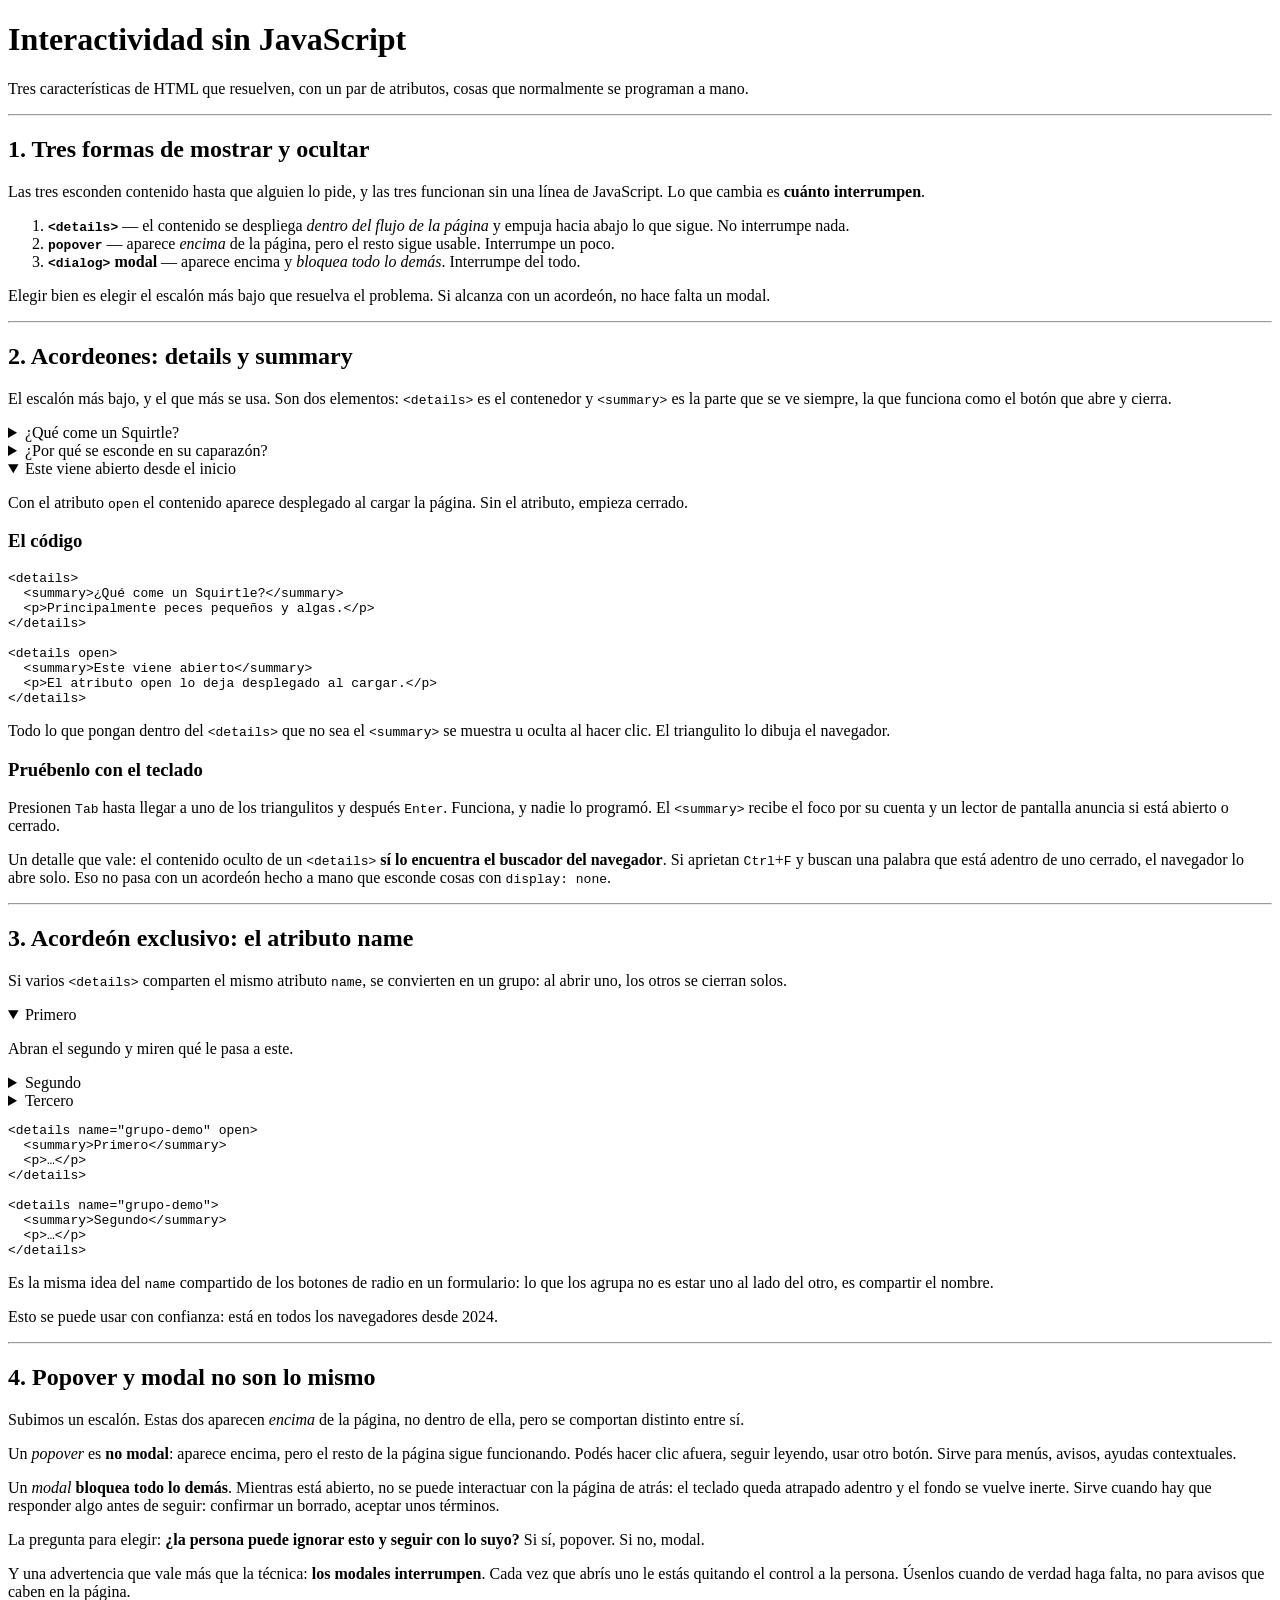
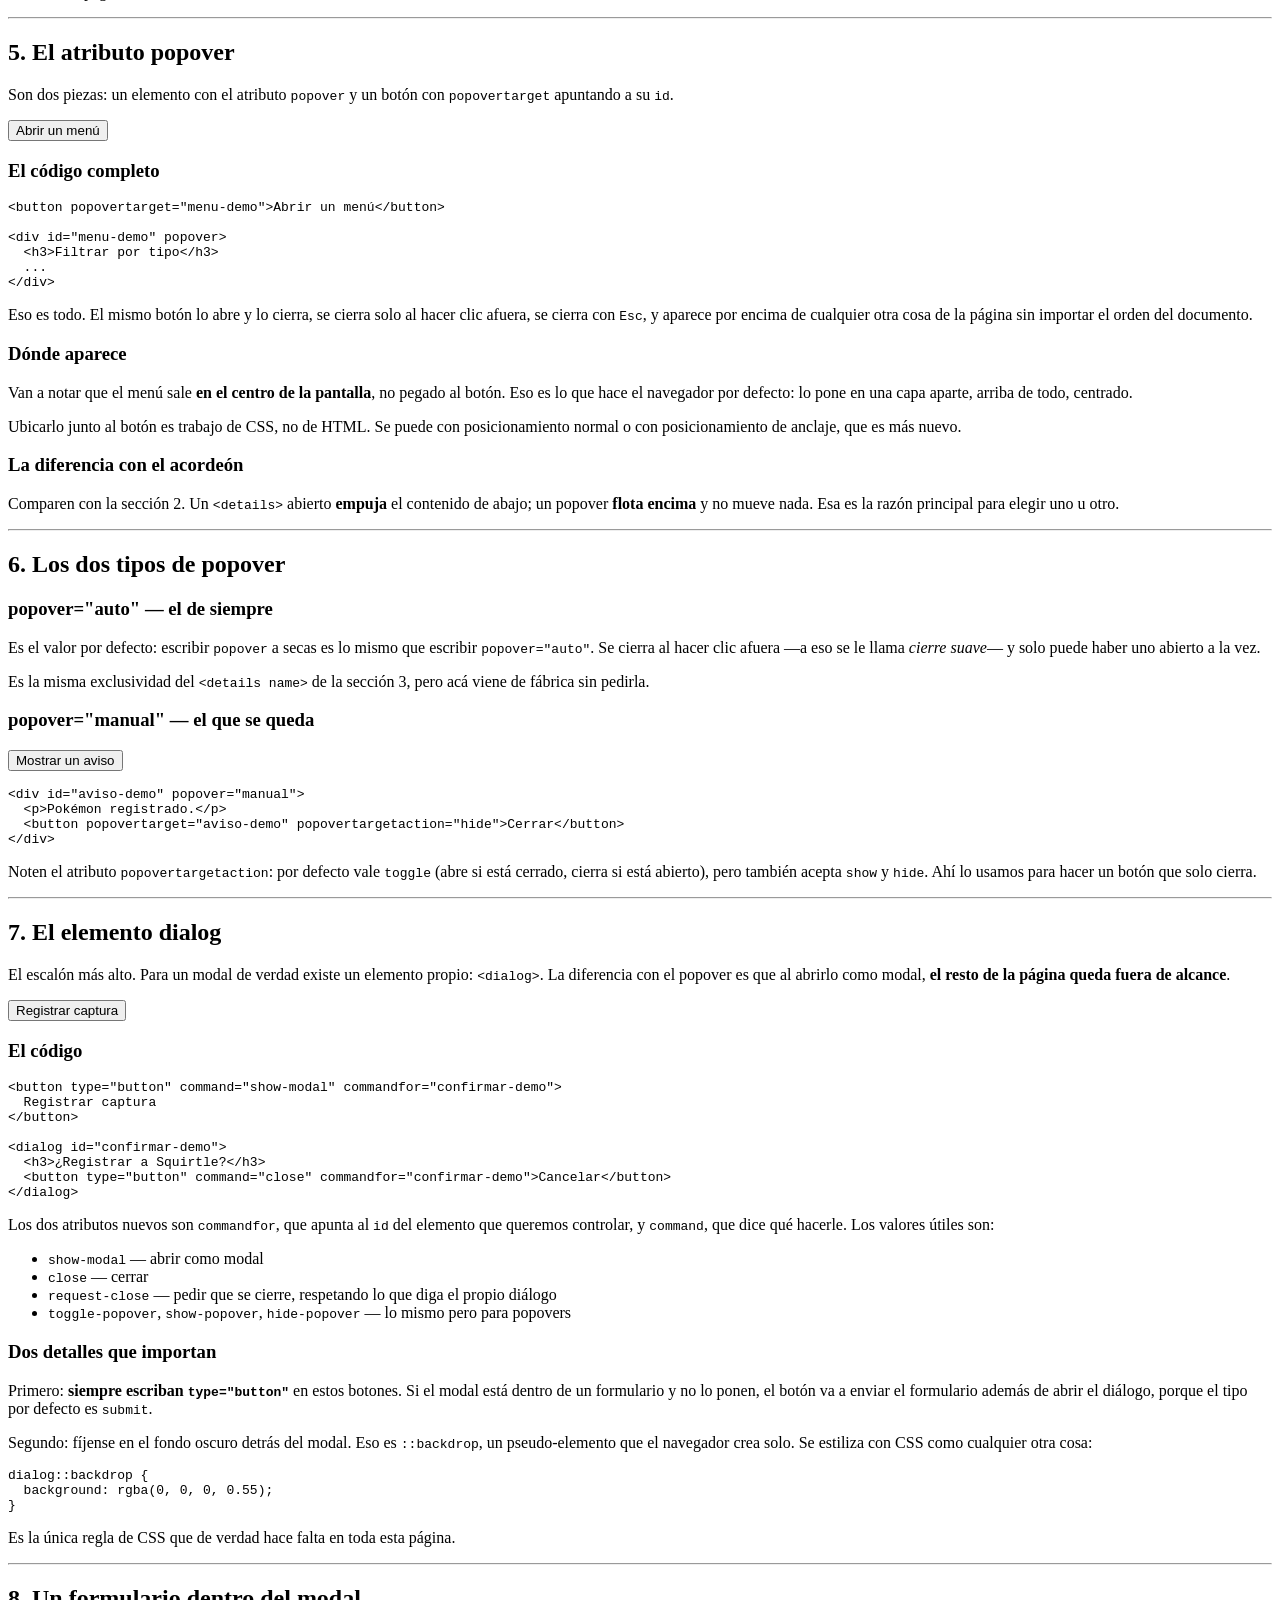
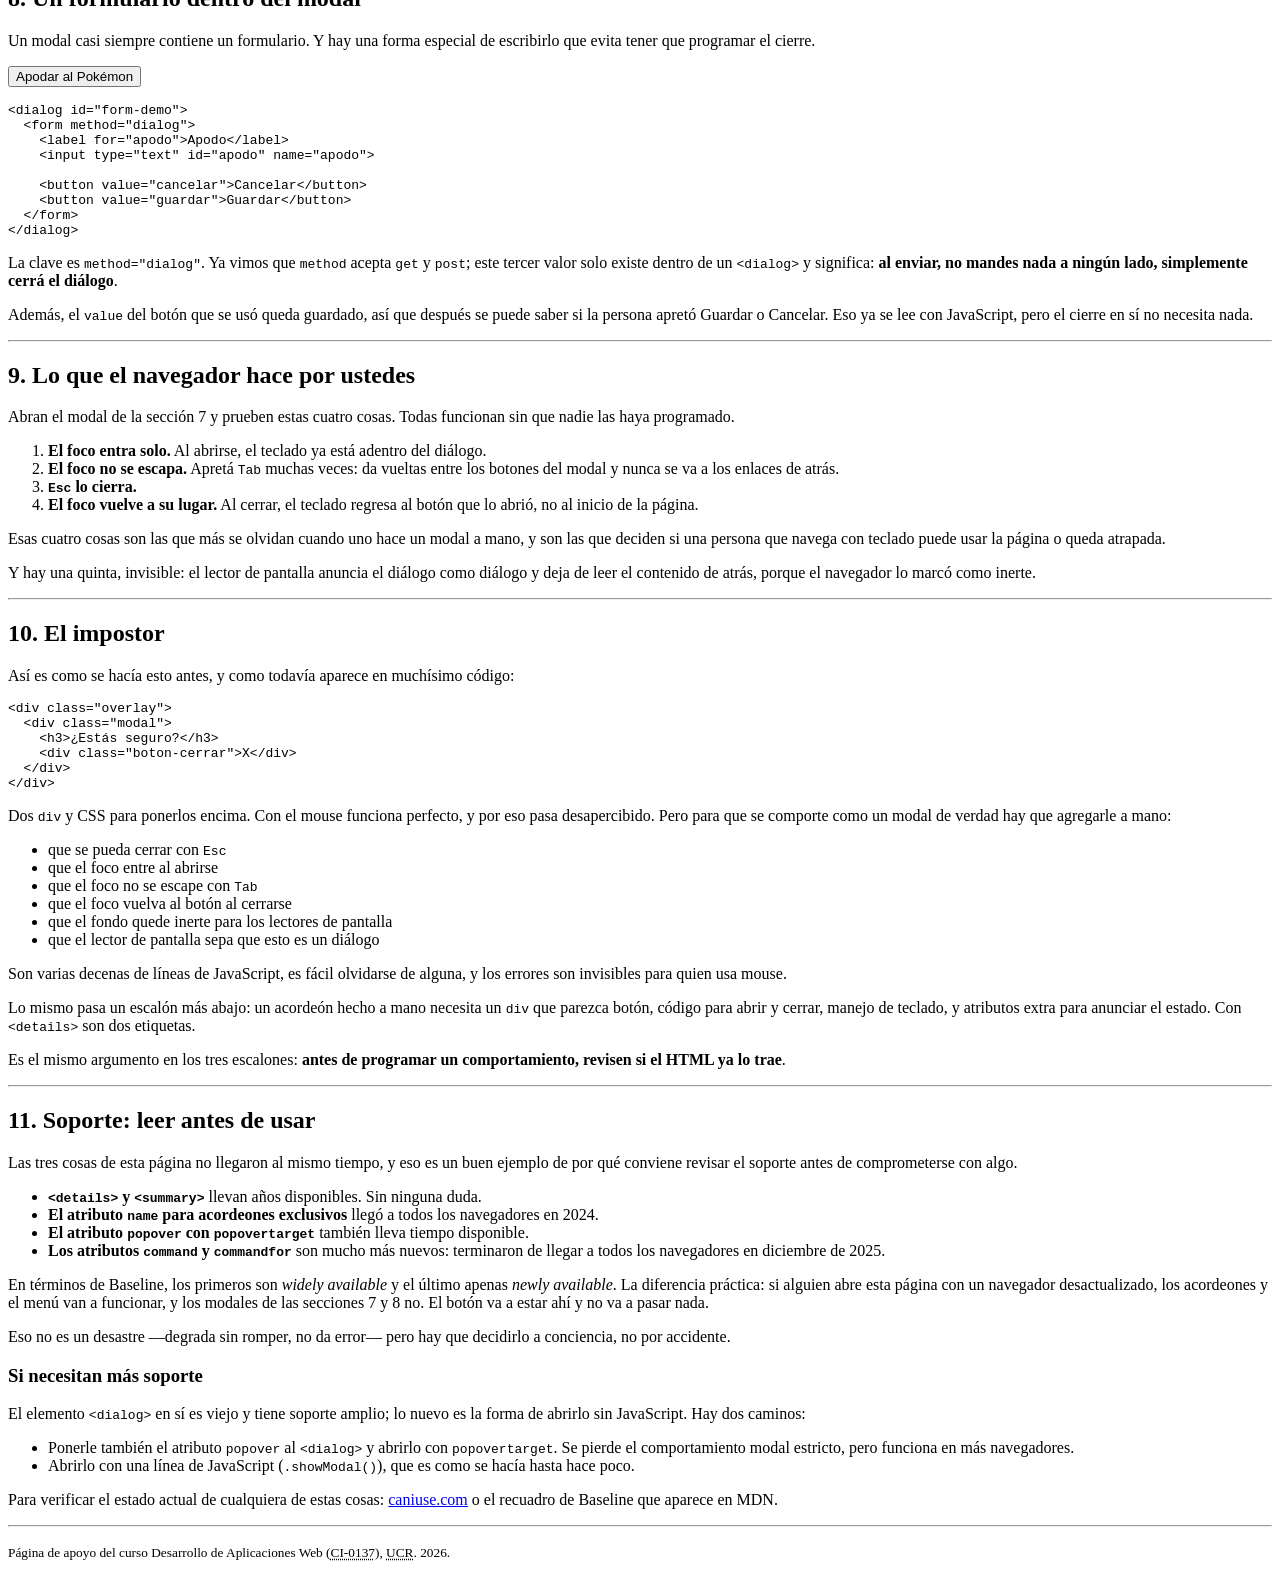
<file: demo-html-interactivo.html>
<!DOCTYPE html>
<html lang="es">

<head>
  <meta charset="UTF-8">
  <meta name="viewport" content="width=device-width, initial-scale=1">
  <title>Demo — Interactividad sin JavaScript</title>

  <style>
    /*
  Esta página tiene muy poquito CSS, y solo donde hace falta para que se
  entienda algo. Todo el comportamiento —abrir, cerrar, la tecla Escape, el
  foco, la capa oscura de atrás— lo hace el navegador solo.
*/

    /* La capa oscura detrás de un modal es un pseudo-elemento propio.
   Sin esta regla igual existe, pero casi transparente. */
    dialog::backdrop {
      background: rgba(0, 0, 0, 0.55);
    }

    /* Un poco de aire adentro de las ventanas, nada más. */
    [popover],
    dialog {
      padding: 1.25rem;
      max-width: 34rem;
    }
  </style>
</head>

<body>

  <header>
    <h1>Interactividad sin JavaScript</h1>
    <p>Tres características de HTML que resuelven, con un par de atributos, cosas
      que normalmente se programan a mano.</p>
  </header>

  <hr>

  <!-- ============================================================ -->
  <section id="escalera">
    <h2>1. Tres formas de mostrar y ocultar</h2>

    <p>Las tres esconden contenido hasta que alguien lo pide, y las tres
      funcionan sin una línea de JavaScript. Lo que cambia es
      <strong>cuánto interrumpen</strong>.
    </p>

    <ol>
      <li><strong><code>&lt;details&gt;</code></strong> — el contenido se
        despliega <em>dentro del flujo de la página</em> y empuja hacia abajo lo
        que sigue. No interrumpe nada.</li>
      <li><strong><code>popover</code></strong> — aparece <em>encima</em> de la
        página, pero el resto sigue usable. Interrumpe un poco.</li>
      <li><strong><code>&lt;dialog&gt;</code> modal</strong> — aparece encima y
        <em>bloquea todo lo demás</em>. Interrumpe del todo.
      </li>
    </ol>

    <p>Elegir bien es elegir el escalón más bajo que resuelva el problema. Si
      alcanza con un acordeón, no hace falta un modal.</p>
  </section>

  <hr>

  <!-- ============================================================ -->
  <section id="acordeon">
    <h2>2. Acordeones: details y summary</h2>

    <p>El escalón más bajo, y el que más se usa. Son dos elementos:
      <code>&lt;details&gt;</code> es el contenedor y
      <code>&lt;summary&gt;</code> es la parte que se ve siempre, la que funciona
      como el botón que abre y cierra.
    </p>

    <details>
      <summary>¿Qué come un Squirtle?</summary>
      <p>Principalmente peces pequeños y algas. En cautiverio se le puede dar
        alimento preparado para Pokémon de tipo Agua.</p>
    </details>

    <details>
      <summary>¿Por qué se esconde en su caparazón?</summary>
      <p>Es su defensa principal. Además, desde adentro puede disparar agua a
        presión sin exponerse.</p>
    </details>

    <details open>
      <summary>Este viene abierto desde el inicio</summary>
      <p>Con el atributo <code>open</code> el contenido aparece desplegado al
        cargar la página. Sin el atributo, empieza cerrado.</p>
    </details>

    <h3>El código</h3>

    <pre><code>&lt;details&gt;
  &lt;summary&gt;¿Qué come un Squirtle?&lt;/summary&gt;
  &lt;p&gt;Principalmente peces pequeños y algas.&lt;/p&gt;
&lt;/details&gt;

&lt;details open&gt;
  &lt;summary&gt;Este viene abierto&lt;/summary&gt;
  &lt;p&gt;El atributo open lo deja desplegado al cargar.&lt;/p&gt;
&lt;/details&gt;</code></pre>

    <p>Todo lo que pongan dentro del <code>&lt;details&gt;</code> que no sea el
      <code>&lt;summary&gt;</code> se muestra u oculta al hacer clic. El
      triangulito lo dibuja el navegador.
    </p>

    <h3>Pruébenlo con el teclado</h3>

    <p>Presionen <kbd>Tab</kbd> hasta llegar a uno de los triangulitos y después
      <kbd>Enter</kbd>. Funciona, y nadie lo programó. El
      <code>&lt;summary&gt;</code> recibe el foco por su cuenta y un lector de
      pantalla anuncia si está abierto o cerrado.
    </p>

    <p>Un detalle que vale: el contenido oculto de un
      <code>&lt;details&gt;</code> <strong>sí lo encuentra el buscador del
        navegador</strong>. Si aprietan <kbd>Ctrl</kbd>+<kbd>F</kbd> y buscan una
      palabra que está adentro de uno cerrado, el navegador lo abre solo. Eso no
      pasa con un acordeón hecho a mano que esconde cosas con
      <code>display: none</code>.
    </p>
  </section>

  <hr>

  <!-- ============================================================ -->
  <section id="exclusivo">
    <h2>3. Acordeón exclusivo: el atributo name</h2>

    <p>Si varios <code>&lt;details&gt;</code> comparten el mismo atributo
      <code>name</code>, se convierten en un grupo: al abrir uno, los otros se
      cierran solos.
    </p>

    <details name="grupo-demo" open>
      <summary>Primero</summary>
      <p>Abran el segundo y miren qué le pasa a este.</p>
    </details>

    <details name="grupo-demo">
      <summary>Segundo</summary>
      <p>El primero se cerró solo. Nadie escribió nada para que eso pasara.</p>
    </details>

    <details name="grupo-demo">
      <summary>Tercero</summary>
      <p>Solo puede haber uno abierto a la vez dentro del grupo.</p>
    </details>

    <pre><code>&lt;details name="grupo-demo" open&gt;
  &lt;summary&gt;Primero&lt;/summary&gt;
  &lt;p&gt;…&lt;/p&gt;
&lt;/details&gt;

&lt;details name="grupo-demo"&gt;
  &lt;summary&gt;Segundo&lt;/summary&gt;
  &lt;p&gt;…&lt;/p&gt;
&lt;/details&gt;</code></pre>

    <p>Es la misma idea del <code>name</code> compartido de los botones de radio
      en un formulario: lo que los agrupa no es estar uno al lado del otro, es
      compartir el nombre.</p>

    <p>Esto se puede usar con confianza: está en todos los navegadores desde
      2024.</p>
  </section>

  <hr>

  <!-- ============================================================ -->
  <section id="diferencia">
    <h2>4. Popover y modal no son lo mismo</h2>

    <p>Subimos un escalón. Estas dos aparecen <em>encima</em> de la página, no
      dentro de ella, pero se comportan distinto entre sí.</p>

    <p>Un <dfn>popover</dfn> es <strong>no modal</strong>: aparece encima, pero
      el resto de la página sigue funcionando. Podés hacer clic afuera, seguir
      leyendo, usar otro botón. Sirve para menús, avisos, ayudas contextuales.</p>

    <p>Un <dfn>modal</dfn> <strong>bloquea todo lo demás</strong>. Mientras está
      abierto, no se puede interactuar con la página de atrás: el teclado queda
      atrapado adentro y el fondo se vuelve inerte. Sirve cuando hay que responder
      algo antes de seguir: confirmar un borrado, aceptar unos términos.</p>

    <p>La pregunta para elegir: <strong>¿la persona puede ignorar esto y seguir
        con lo suyo?</strong> Si sí, popover. Si no, modal.</p>

    <p>Y una advertencia que vale más que la técnica: <strong>los modales
        interrumpen</strong>. Cada vez que abrís uno le estás quitando el control a
      la persona. Úsenlos cuando de verdad haga falta, no para avisos que caben en
      la página.</p>
  </section>

  <hr>

  <!-- ============================================================ -->
  <section id="popover">
    <h2>5. El atributo popover</h2>

    <p>Son dos piezas: un elemento con el atributo <code>popover</code> y un
      botón con <code>popovertarget</code> apuntando a su <code>id</code>.</p>

    <p><button popovertarget="menu-demo">Abrir un menú</button></p>

    <div id="menu-demo" popover>
      <h3>Filtrar por tipo</h3>
      <ul>
        <li><a href="#popover">Planta</a></li>
        <li><a href="#popover">Fuego</a></li>
        <li><a href="#popover">Agua</a></li>
      </ul>
      <p><small>Hacé clic afuera, o apretá <kbd>Esc</kbd>. Los dos lo
          cierran.</small></p>
    </div>

    <h3>El código completo</h3>

    <pre><code>&lt;button popovertarget="menu-demo"&gt;Abrir un menú&lt;/button&gt;

&lt;div id="menu-demo" popover&gt;
  &lt;h3&gt;Filtrar por tipo&lt;/h3&gt;
  ...
&lt;/div&gt;</code></pre>

    <p>Eso es todo. El mismo botón lo abre y lo cierra, se cierra solo al hacer
      clic afuera, se cierra con <kbd>Esc</kbd>, y aparece por encima de cualquier
      otra cosa de la página sin importar el orden del documento.</p>

    <h3>Dónde aparece</h3>

    <p>Van a notar que el menú sale <strong>en el centro de la pantalla</strong>,
      no pegado al botón. Eso es lo que hace el navegador por defecto: lo pone en
      una capa aparte, arriba de todo, centrado.</p>

    <p>Ubicarlo junto al botón es trabajo de CSS, no de HTML. Se puede con
      posicionamiento normal o con posicionamiento de anclaje, que es más nuevo.</p>

    <h3>La diferencia con el acordeón</h3>

    <p>Comparen con la sección 2. Un <code>&lt;details&gt;</code> abierto
      <strong>empuja</strong> el contenido de abajo; un popover
      <strong>flota encima</strong> y no mueve nada. Esa es la razón principal para
      elegir uno u otro.
    </p>
  </section>

  <hr>

  <!-- ============================================================ -->
  <section id="tipos">
    <h2>6. Los dos tipos de popover</h2>

    <h3>popover="auto" — el de siempre</h3>

    <p>Es el valor por defecto: escribir <code>popover</code> a secas es lo mismo
      que escribir <code>popover="auto"</code>. Se cierra al hacer clic afuera —a
      eso se le llama <em>cierre suave</em>— y solo puede haber uno abierto a la
      vez.</p>

    <p>Es la misma exclusividad del <code>&lt;details name&gt;</code> de la
      sección 3, pero acá viene de fábrica sin pedirla.</p>

    <h3>popover="manual" — el que se queda</h3>

    <p><button popovertarget="aviso-demo">Mostrar un aviso</button></p>

    <div id="aviso-demo" popover="manual">
      <p><strong>Pokémon registrado.</strong></p>
      <p>Este no se cierra haciendo clic afuera ni con <kbd>Esc</kbd>: hay que
        usar el botón. Y como es manual, pueden abrir el menú de la sección
        anterior sin que este desaparezca.</p>
      <p><button popovertarget="aviso-demo" popovertargetaction="hide">Cerrar</button></p>
    </div>

    <pre><code>&lt;div id="aviso-demo" popover="manual"&gt;
  &lt;p&gt;Pokémon registrado.&lt;/p&gt;
  &lt;button popovertarget="aviso-demo" popovertargetaction="hide"&gt;Cerrar&lt;/button&gt;
&lt;/div&gt;</code></pre>

    <p>Noten el atributo <code>popovertargetaction</code>: por defecto vale
      <code>toggle</code> (abre si está cerrado, cierra si está abierto), pero
      también acepta <code>show</code> y <code>hide</code>. Ahí lo usamos para
      hacer un botón que solo cierra.
    </p>
  </section>

  <hr>

  <!-- ============================================================ -->
  <section id="dialog">
    <h2>7. El elemento dialog</h2>

    <p>El escalón más alto. Para un modal de verdad existe un elemento propio:
      <code>&lt;dialog&gt;</code>. La diferencia con el popover es que al abrirlo
      como modal, <strong>el resto de la página queda fuera de alcance</strong>.
    </p>

    <p><button type="button" command="show-modal" commandfor="confirmar-demo">
        Registrar captura
      </button></p>

    <dialog id="confirmar-demo">
      <h3>¿Registrar a Squirtle?</h3>
      <p>Se va a agregar a tu lista de Pokémon capturados.</p>
      <p>
        <button type="button" command="close" commandfor="confirmar-demo">Cancelar</button>
        <button type="button" command="close" commandfor="confirmar-demo">Confirmar</button>
      </p>
    </dialog>

    <h3>El código</h3>

    <pre><code>&lt;button type="button" command="show-modal" commandfor="confirmar-demo"&gt;
  Registrar captura
&lt;/button&gt;

&lt;dialog id="confirmar-demo"&gt;
  &lt;h3&gt;¿Registrar a Squirtle?&lt;/h3&gt;
  &lt;button type="button" command="close" commandfor="confirmar-demo"&gt;Cancelar&lt;/button&gt;
&lt;/dialog&gt;</code></pre>

    <p>Los dos atributos nuevos son <code>commandfor</code>, que apunta al
      <code>id</code> del elemento que queremos controlar, y <code>command</code>,
      que dice qué hacerle. Los valores útiles son:
    </p>

    <ul>
      <li><code>show-modal</code> — abrir como modal</li>
      <li><code>close</code> — cerrar</li>
      <li><code>request-close</code> — pedir que se cierre, respetando lo que
        diga el propio diálogo</li>
      <li><code>toggle-popover</code>, <code>show-popover</code>,
        <code>hide-popover</code> — lo mismo pero para popovers
      </li>
    </ul>

    <h3>Dos detalles que importan</h3>

    <p>Primero: <strong>siempre escriban <code>type="button"</code></strong> en
      estos botones. Si el modal está dentro de un formulario y no lo ponen, el
      botón va a enviar el formulario además de abrir el diálogo, porque el tipo
      por defecto es <code>submit</code>.</p>

    <p>Segundo: fíjense en el fondo oscuro detrás del modal. Eso es
      <code>::backdrop</code>, un pseudo-elemento que el navegador crea solo. Se
      estiliza con CSS como cualquier otra cosa:
    </p>

    <pre><code>dialog::backdrop {
  background: rgba(0, 0, 0, 0.55);
}</code></pre>

    <p>Es la única regla de CSS que de verdad hace falta en toda esta página.</p>
  </section>

  <hr>

  <!-- ============================================================ -->
  <section id="formulario">
    <h2>8. Un formulario dentro del modal</h2>

    <p>Un modal casi siempre contiene un formulario. Y hay una forma especial de
      escribirlo que evita tener que programar el cierre.</p>

    <p><button type="button" command="show-modal" commandfor="form-demo">
        Apodar al Pokémon
      </button></p>

    <dialog id="form-demo">
      <form method="dialog">
        <h3>Ponerle un apodo</h3>

        <p>
          <label for="apodo">Apodo</label><br>
          <input type="text" id="apodo" name="apodo">
        </p>

        <p>
          <button value="cancelar">Cancelar</button>
          <button value="guardar">Guardar</button>
        </p>
      </form>
    </dialog>

    <pre><code>&lt;dialog id="form-demo"&gt;
  &lt;form method="dialog"&gt;
    &lt;label for="apodo"&gt;Apodo&lt;/label&gt;
    &lt;input type="text" id="apodo" name="apodo"&gt;

    &lt;button value="cancelar"&gt;Cancelar&lt;/button&gt;
    &lt;button value="guardar"&gt;Guardar&lt;/button&gt;
  &lt;/form&gt;
&lt;/dialog&gt;</code></pre>

    <p>La clave es <code>method="dialog"</code>. Ya vimos que
      <code>method</code> acepta <code>get</code> y <code>post</code>; este tercer
      valor solo existe dentro de un <code>&lt;dialog&gt;</code> y significa:
      <strong>al enviar, no mandes nada a ningún lado, simplemente cerrá el
        diálogo</strong>.
    </p>

    <p>Además, el <code>value</code> del botón que se usó queda guardado, así que
      después se puede saber si la persona apretó Guardar o Cancelar. Eso ya se lee
      con JavaScript, pero el cierre en sí no necesita nada.</p>
  </section>

  <hr>

  <!-- ============================================================ -->
  <section id="gratis">
    <h2>9. Lo que el navegador hace por ustedes</h2>

    <p>Abran el modal de la sección 7 y prueben estas cuatro cosas. Todas
      funcionan sin que nadie las haya programado.</p>

    <ol>
      <li><strong>El foco entra solo.</strong> Al abrirse, el teclado ya está
        adentro del diálogo.</li>
      <li><strong>El foco no se escapa.</strong> Apretá <kbd>Tab</kbd> muchas
        veces: da vueltas entre los botones del modal y nunca se va a los enlaces
        de atrás.</li>
      <li><strong><kbd>Esc</kbd> lo cierra.</strong></li>
      <li><strong>El foco vuelve a su lugar.</strong> Al cerrar, el teclado
        regresa al botón que lo abrió, no al inicio de la página.</li>
    </ol>

    <p>Esas cuatro cosas son las que más se olvidan cuando uno hace un modal a
      mano, y son las que deciden si una persona que navega con teclado puede usar
      la página o queda atrapada.</p>

    <p>Y hay una quinta, invisible: el lector de pantalla anuncia el diálogo como
      diálogo y deja de leer el contenido de atrás, porque el navegador lo marcó
      como inerte.</p>
  </section>

  <hr>

  <!-- ============================================================ -->
  <section id="impostor">
    <h2>10. El impostor</h2>

    <p>Así es como se hacía esto antes, y como todavía aparece en muchísimo
      código:</p>

    <pre><code>&lt;div class="overlay"&gt;
  &lt;div class="modal"&gt;
    &lt;h3&gt;¿Estás seguro?&lt;/h3&gt;
    &lt;div class="boton-cerrar"&gt;X&lt;/div&gt;
  &lt;/div&gt;
&lt;/div&gt;</code></pre>

    <p>Dos <code>div</code> y CSS para ponerlos encima. Con el mouse funciona
      perfecto, y por eso pasa desapercibido. Pero para que se comporte como un
      modal de verdad hay que agregarle a mano:</p>

    <ul>
      <li>que se pueda cerrar con <kbd>Esc</kbd></li>
      <li>que el foco entre al abrirse</li>
      <li>que el foco no se escape con <kbd>Tab</kbd></li>
      <li>que el foco vuelva al botón al cerrarse</li>
      <li>que el fondo quede inerte para los lectores de pantalla</li>
      <li>que el lector de pantalla sepa que esto es un diálogo</li>
    </ul>

    <p>Son varias decenas de líneas de JavaScript, es fácil olvidarse de alguna,
      y los errores son invisibles para quien usa mouse.</p>

    <p>Lo mismo pasa un escalón más abajo: un acordeón hecho a mano necesita un
      <code>div</code> que parezca botón, código para abrir y cerrar, manejo de
      teclado, y atributos extra para anunciar el estado. Con
      <code>&lt;details&gt;</code> son dos etiquetas.
    </p>

    <p>Es el mismo argumento en los tres escalones: <strong>antes de programar un
        comportamiento, revisen si el HTML ya lo trae</strong>.</p>
  </section>

  <hr>

  <!-- ============================================================ -->
  <section id="soporte">
    <h2>11. Soporte: leer antes de usar</h2>

    <p>Las tres cosas de esta página no llegaron al mismo tiempo, y eso es un
      buen ejemplo de por qué conviene revisar el soporte antes de comprometerse
      con algo.</p>

    <ul>
      <li><strong><code>&lt;details&gt;</code> y <code>&lt;summary&gt;</code></strong>
        llevan años disponibles. Sin ninguna duda.</li>
      <li><strong>El atributo <code>name</code> para acordeones exclusivos</strong>
        llegó a todos los navegadores en 2024.</li>
      <li><strong>El atributo <code>popover</code> con
          <code>popovertarget</code></strong> también lleva tiempo disponible.</li>
      <li><strong>Los atributos <code>command</code> y <code>commandfor</code></strong>
        son mucho más nuevos: terminaron de llegar a todos los navegadores en
        diciembre de 2025.</li>
    </ul>

    <p>En términos de Baseline, los primeros son <em>widely available</em> y el
      último apenas <em>newly available</em>. La diferencia práctica: si alguien
      abre esta página con un navegador desactualizado, los acordeones y el menú
      van a funcionar, y los modales de las secciones 7 y 8 no. El botón va a estar
      ahí y no va a pasar nada.</p>

    <p>Eso no es un desastre —degrada sin romper, no da error— pero hay que
      decidirlo a conciencia, no por accidente.</p>

    <h3>Si necesitan más soporte</h3>

    <p>El elemento <code>&lt;dialog&gt;</code> en sí es viejo y tiene soporte
      amplio; lo nuevo es la forma de abrirlo sin JavaScript. Hay dos caminos:</p>

    <ul>
      <li>Ponerle también el atributo <code>popover</code> al
        <code>&lt;dialog&gt;</code> y abrirlo con <code>popovertarget</code>. Se
        pierde el comportamiento modal estricto, pero funciona en más
        navegadores.
      </li>
      <li>Abrirlo con una línea de JavaScript (<code>.showModal()</code>), que es
        como se hacía hasta hace poco.</li>
    </ul>

    <p>Para verificar el estado actual de cualquiera de estas cosas:
      <a href="https://caniuse.com" target="_blank" rel="noopener">caniuse.com</a>
      o el recuadro de Baseline que aparece en MDN.
    </p>
  </section>

  <hr>

  <footer>
    <p><small>Página de apoyo del curso Desarrollo de Aplicaciones Web
        (<abbr title="Curso de Informática 0137">CI-0137</abbr>),
        <abbr title="Universidad de Costa Rica">UCR</abbr>.
        <time datetime="2026">2026</time>.</small></p>
  </footer>

</body>

</html>
</file>
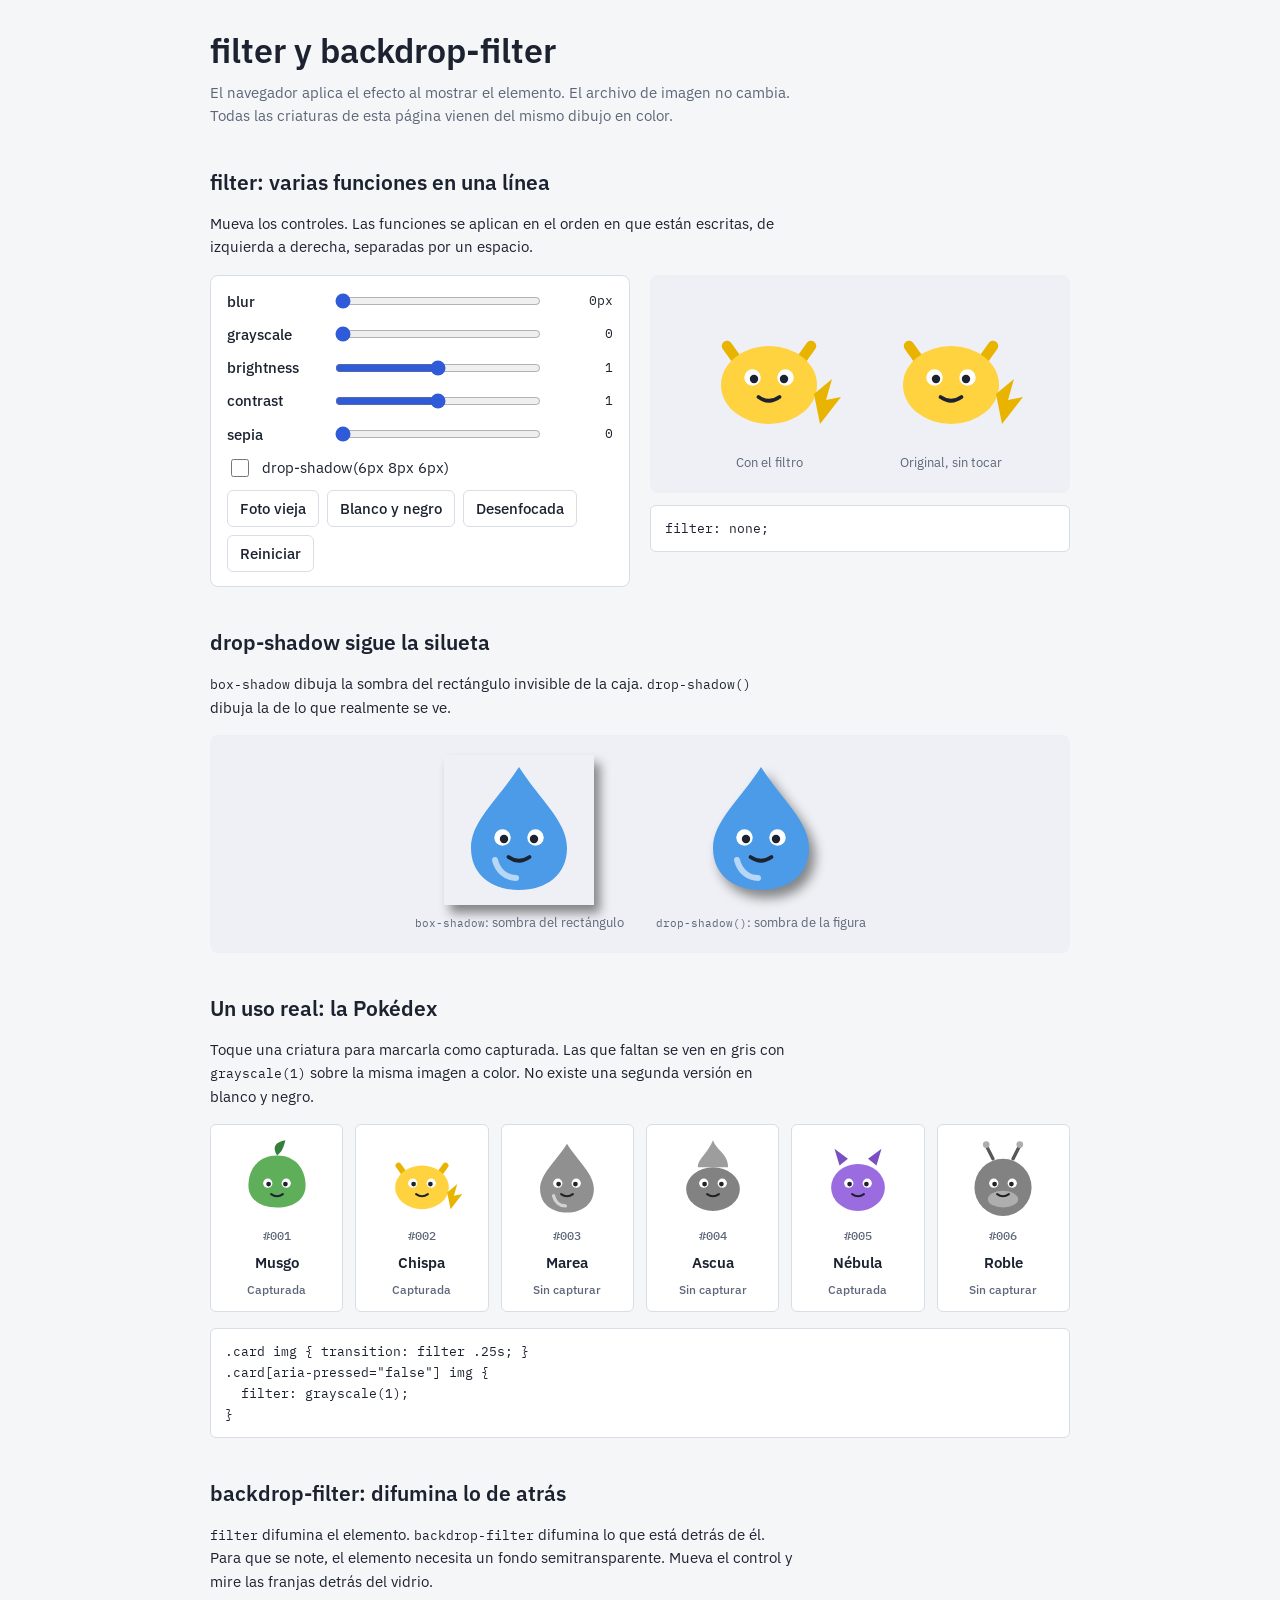
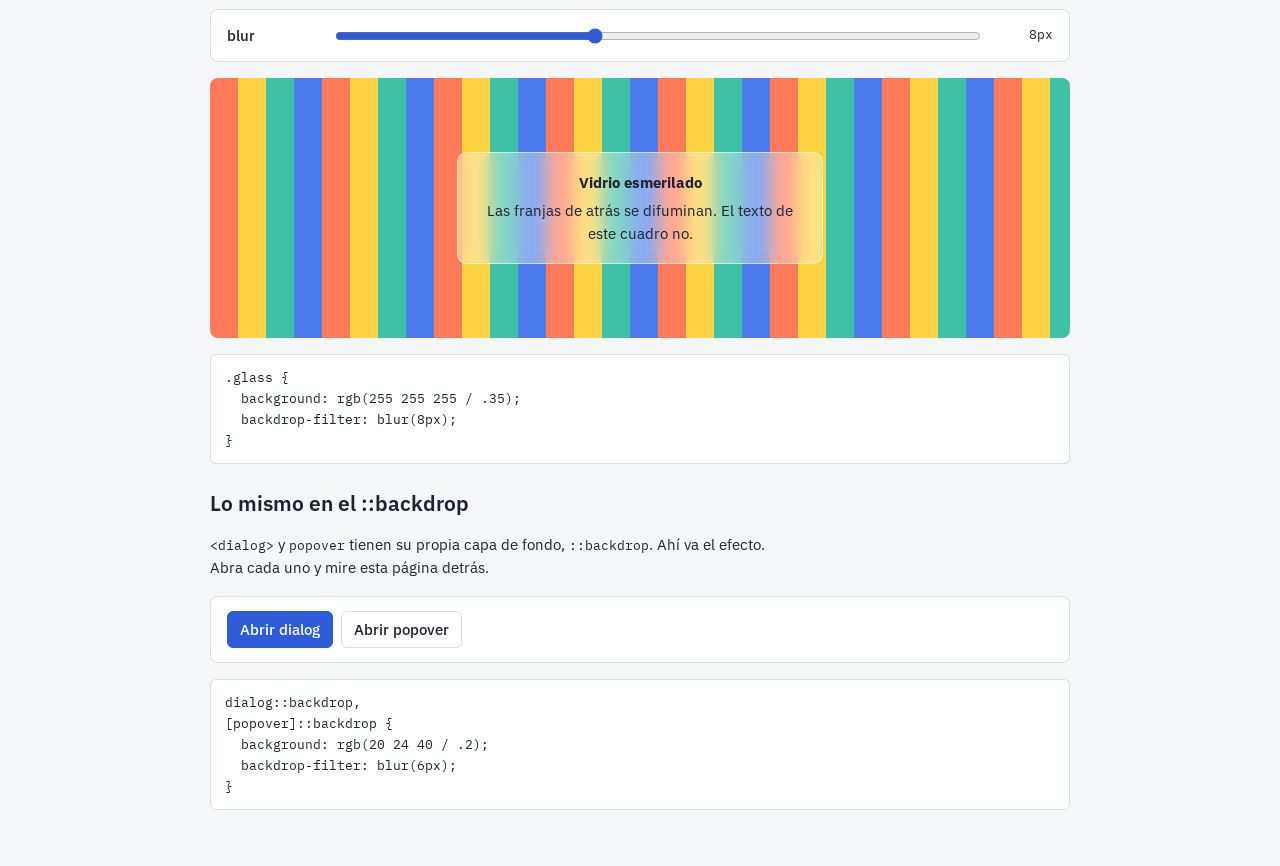
<file: demos/demo-filter-backdrop.html>
<!doctype html><html><head><meta charset=utf8><meta name=viewport content="width=device-width,initial-scale=1,viewport-fit=cover"><style>:root{color-scheme:light;box-sizing:border-box;padding-top:env(safe-area-inset-top,0px);padding-bottom:env(safe-area-inset-bottom,0px)}html{scroll-padding-top:env(safe-area-inset-top,0px)}body{margin:0;padding:0;font:14px -apple-system,BlinkMacSystemFont,sans-serif;background:#faf9f5;color:#141413}img{max-width:100%}[hidden]:not([hidden=until-found i]){display:none!important}</style></head><body>
<title>Demo Filter y Backdrop</title>
<link rel="stylesheet" href="https://fonts.googleapis.com/css2?family=IBM+Plex+Mono:wght@400;500&family=IBM+Plex+Sans:wght@400;500;600&display=swap">
<style>
  /* Layout: tres secciones apiladas (filter, Pokédex, backdrop-filter), cada una con controles arriba y resultado abajo. */
  :root {
    --bg: #f5f6f8;
    --surface: #ffffff;
    --stage: #eef0f5;
    --fg: #1c2230;
    --muted: #5d6679;
    --line: #d9dde6;
    --accent: #2f5bd9;
    --accent-fg: #ffffff;
    --glass: rgb(255 255 255 / 0.35);
    --glass-line: rgb(255 255 255 / 0.6);
    --font-body: "IBM Plex Sans", system-ui, sans-serif;
    --font-mono: "IBM Plex Mono", ui-monospace, monospace;
  }
  @media (prefers-color-scheme: dark) {
    :root:not([data-theme="light"]) {
      --bg: #12151c;
      --surface: #1a1f2a;
      --stage: #222836;
      --fg: #e6e9f0;
      --muted: #97a0b3;
      --line: #2c3342;
      --accent: #7c9cff;
      --accent-fg: #0f1320;
      --glass: rgb(20 24 40 / 0.4);
      --glass-line: rgb(255 255 255 / 0.25);
      color-scheme: dark;
    }
  }
  :root[data-theme="dark"] {
    --bg: #12151c;
    --surface: #1a1f2a;
    --stage: #222836;
    --fg: #e6e9f0;
    --muted: #97a0b3;
    --line: #2c3342;
    --accent: #7c9cff;
    --accent-fg: #0f1320;
    --glass: rgb(20 24 40 / 0.4);
    --glass-line: rgb(255 255 255 / 0.25);
    color-scheme: dark;
  }

  body {
    background: var(--bg);
    color: var(--fg);
    font-family: var(--font-body);
    font-size: 15px;
    line-height: 1.55;
    padding-inline: 16px;
    padding-block: 32px 56px;
  }
  main { max-width: 860px; margin-inline: auto; display: flex; flex-direction: column; gap: 44px; }
  section { display: flex; flex-direction: column; gap: 16px; min-width: 0; }
  h1 { font-size: clamp(1.6rem, 4vw, 2.1rem); line-height: 1.15; margin: 0; text-wrap: balance; font-weight: 600; }
  h2 { font-size: 1.3rem; line-height: 1.2; margin: 0; font-weight: 600; text-wrap: balance; }
  p { margin: 0; max-width: 65ch; }
  code, .mono { font-family: var(--font-mono); font-size: 0.86em; }
  .lede, .note { color: var(--muted); }
  .tag { font-family: var(--font-mono); font-size: 0.72rem; letter-spacing: 0.08em; text-transform: uppercase; color: var(--muted); }

  .panel { background: var(--surface); border: 1px solid var(--line); border-radius: 8px; padding: 14px 16px; }
  .two { display: grid; grid-template-columns: repeat(auto-fit, minmax(min(100%, 300px), 1fr)); gap: 20px; align-items: start; }

  /* Controles */
  .ctl { display: grid; grid-template-columns: 1fr; gap: 10px; }
  .row { display: grid; grid-template-columns: 96px 1fr 64px; align-items: center; gap: 10px; }
  .row label { font-weight: 500; }
  .row input[type="range"] { min-width: 0; width: 100%; accent-color: var(--accent); }
  .row output { font-family: var(--font-mono); font-size: 0.82rem; text-align: right; font-variant-numeric: tabular-nums; }
  .check { display: flex; align-items: center; gap: 10px; }
  .check input { width: 18px; height: 18px; accent-color: var(--accent); flex: none; }
  input:focus-visible, button:focus-visible { outline: 2px solid var(--accent); outline-offset: 3px; }
  .btns { display: flex; flex-wrap: wrap; gap: 8px; }
  button {
    font: inherit; font-weight: 500; cursor: pointer;
    background: var(--surface); color: var(--fg);
    border: 1px solid var(--line); border-radius: 6px; padding: 6px 12px;
  }
  button:hover { border-color: var(--accent); }
  button.primary { background: var(--accent); color: var(--accent-fg); border-color: var(--accent); }

  pre {
    margin: 0; font-family: var(--font-mono); font-size: 0.82rem; line-height: 1.6;
    background: var(--surface); border: 1px solid var(--line); border-radius: 6px;
    padding: 12px 14px; overflow-x: auto; white-space: pre-wrap; overflow-wrap: anywhere;
  }

  /* Escenarios */
  .stage {
    background: var(--stage); border-radius: 8px; padding: 20px;
    display: flex; flex-wrap: wrap; justify-content: center; gap: 24px 32px;
  }
  .fig { display: flex; flex-direction: column; align-items: center; gap: 8px; }
  .fig figcaption { font-size: 0.82rem; color: var(--muted); text-align: center; }
  .cr { width: 150px; height: 150px; display: block; }
  .cr.small { width: 120px; height: 120px; }

  /* Pokédex */
  .dex { display: grid; grid-template-columns: repeat(auto-fit, minmax(min(100%, 120px), 1fr)); gap: 12px; }
  .dex button {
    display: flex; flex-direction: column; align-items: center; gap: 6px;
    padding: 12px 8px; background: var(--surface);
  }
  .dex .cr { width: 84px; height: 84px; transition: filter 0.25s; }
  .dex button[aria-pressed="false"] .cr { filter: grayscale(1); }
  .dex .n { font-family: var(--font-mono); font-size: 0.72rem; color: var(--muted); }
  .dex .nm { font-weight: 600; }
  .dex .st { font-size: 0.78rem; color: var(--muted); }

  /* backdrop-filter */
  .bd-stage {
    position: relative; overflow: hidden; border-radius: 8px; min-height: 220px;
    display: grid; place-items: center; padding: 20px;
    background:
      repeating-linear-gradient(90deg, #ff7a59 0 28px, #ffd23f 28px 56px, #3fc1a5 56px 84px, #4b7bec 84px 112px);
  }
  .bd-stage .glass {
    backdrop-filter: blur(var(--b, 8px));
    -webkit-backdrop-filter: blur(var(--b, 8px));
    background: var(--glass);
    border: 1px solid var(--glass-line);
    border-radius: 10px; padding: 18px 22px; max-width: 320px;
    color: var(--fg); text-align: center;
  }
  .bd-stage .glass strong { display: block; margin-bottom: 4px; }

  dialog {
    border: 1px solid var(--line); border-radius: 10px; padding: 20px 22px;
    background: var(--surface); color: var(--fg); max-width: min(92vw, 380px);
  }
  dialog::backdrop, [popover]::backdrop {
    background: rgb(20 24 40 / 0.2);
    backdrop-filter: blur(6px);
    -webkit-backdrop-filter: blur(6px);
  }
  [popover] {
    border: 1px solid var(--line); border-radius: 10px; padding: 20px 22px;
    background: var(--surface); color: var(--fg); max-width: min(92vw, 380px);
  }
  dialog h3, [popover] h3 { margin: 0 0 6px; font-size: 1.05rem; }
  dialog p, [popover] p { margin-bottom: 14px; }
  .page-fill {
    background: var(--surface); border: 1px solid var(--line); border-radius: 8px; padding: 14px 16px;
  }
  @media (prefers-reduced-motion: reduce) { .dex .cr { transition: none; } }
</style>

<!-- Criaturas dibujadas para el demo: siempre es el mismo dibujo, nunca una segunda versión en gris. -->
<svg width="0" height="0" style="position:absolute" aria-hidden="true">
  <defs>
    <g id="face">
      <circle cx="39" cy="55" r="5.5" fill="#fff"/><circle cx="61" cy="55" r="5.5" fill="#fff"/>
      <circle cx="40" cy="56" r="2.8" fill="#1c2230"/><circle cx="60" cy="56" r="2.8" fill="#1c2230"/>
      <path d="M43 68q7 5 14 0" stroke="#1c2230" stroke-width="2.5" fill="none" stroke-linecap="round"/>
    </g>
    <g id="c1"><path d="M50 22c22 0 34 16 34 36 0 16-14 26-34 26S16 74 16 58c0-20 12-36 34-36z" fill="#5fae5a"/><path d="M50 22c-6-10-2-16 10-18-2 8-4 14-10 18z" fill="#347f3b"/><use href="#face"/></g>
    <g id="c2"><path d="M22 34l10 14M78 34l-10 14" stroke="#e8b400" stroke-width="7" stroke-linecap="round"/><ellipse cx="50" cy="60" rx="32" ry="26" fill="#ffd23f"/><path d="M80 66l12-10-4 14 10-2-14 18z" fill="#e8b400"/><use href="#face"/></g>
    <g id="c3"><path d="M50 8C36 30 18 44 18 62c0 18 14 28 32 28s32-10 32-28C82 44 64 30 50 8z" fill="#4b9be8"/><path d="M34 70c2 8 8 12 14 12" stroke="#fff" stroke-width="4" fill="none" stroke-linecap="round" opacity="0.6"/><use href="#face"/></g>
    <g id="c4"><path d="M50 4c4 12 18 16 18 32H32c0-10 10-14 18-32z" fill="#ff8a3d"/><ellipse cx="50" cy="62" rx="32" ry="26" fill="#f2683c"/><use href="#face"/></g>
    <g id="c5"><path d="M28 34L22 14l16 12zM72 34l6-20-16 12z" fill="#7a4fc4"/><ellipse cx="50" cy="60" rx="32" ry="28" fill="#9b6be0"/><use href="#face"/></g>
    <g id="c6"><path d="M38 26L30 10M62 26l8-16" stroke="#7a5230" stroke-width="4" stroke-linecap="round"/><circle cx="30" cy="9" r="4" fill="#e0a84a"/><circle cx="70" cy="9" r="4" fill="#e0a84a"/><circle cx="50" cy="60" r="34" fill="#b07a45"/><ellipse cx="50" cy="74" rx="18" ry="10" fill="#d9a86c"/><use href="#face"/></g>
  </defs>
</svg>

<main>
  <header style="display:flex;flex-direction:column;gap:10px">
    <h1>filter y backdrop-filter</h1>
    <p class="lede">El navegador aplica el efecto al mostrar el elemento. El archivo de imagen no cambia. Todas las criaturas de esta página vienen del mismo dibujo en color.</p>
  </header>

  <!-- 1. filter -->
  <section>
    <h2>filter: varias funciones en una línea</h2>
    <p>Mueva los controles. Las funciones se aplican en el orden en que están escritas, de izquierda a derecha, separadas por un espacio.</p>
    <div class="two">
      <div class="panel ctl">
        <div class="row"><label for="f-blur">blur</label><input id="f-blur" type="range" min="0" max="12" step="0.5" value="0"><output id="o-blur">0px</output></div>
        <div class="row"><label for="f-gray">grayscale</label><input id="f-gray" type="range" min="0" max="1" step="0.05" value="0"><output id="o-gray">0</output></div>
        <div class="row"><label for="f-bright">brightness</label><input id="f-bright" type="range" min="0" max="2" step="0.05" value="1"><output id="o-bright">1</output></div>
        <div class="row"><label for="f-cont">contrast</label><input id="f-cont" type="range" min="0" max="2" step="0.05" value="1"><output id="o-cont">1</output></div>
        <div class="row"><label for="f-sepia">sepia</label><input id="f-sepia" type="range" min="0" max="1" step="0.05" value="0"><output id="o-sepia">0</output></div>
        <div class="check"><input id="f-shadow" type="checkbox"><label for="f-shadow">drop-shadow(6px 8px 6px)</label></div>
        <div class="btns">
          <button type="button" data-preset="old">Foto vieja</button>
          <button type="button" data-preset="bw">Blanco y negro</button>
          <button type="button" data-preset="soft">Desenfocada</button>
          <button type="button" data-preset="reset">Reiniciar</button>
        </div>
      </div>
      <div style="display:flex;flex-direction:column;gap:12px;min-width:0">
        <div class="stage">
          <figure class="fig" style="margin:0"><svg class="cr" viewBox="0 0 100 100" id="live" role="img" aria-label="Criatura de ejemplo"><use href="#c2"/></svg><figcaption>Con el filtro</figcaption></figure>
          <figure class="fig" style="margin:0"><svg class="cr" viewBox="0 0 100 100" role="img" aria-label="Criatura original"><use href="#c2"/></svg><figcaption>Original, sin tocar</figcaption></figure>
        </div>
        <pre id="code">filter: none;</pre>
      </div>
    </div>
  </section>

  <section>
    <h2>drop-shadow sigue la silueta</h2>
    <p><code>box-shadow</code> dibuja la sombra del rectángulo invisible de la caja. <code>drop-shadow()</code> dibuja la de lo que realmente se ve.</p>
    <div class="stage">
      <figure class="fig" style="margin:0"><svg class="cr" viewBox="0 0 100 100" style="box-shadow: 6px 8px 10px rgb(0 0 0 / 0.45)" role="img" aria-label="Criatura con box-shadow"><use href="#c3"/></svg><figcaption><code>box-shadow</code>: sombra del rectángulo</figcaption></figure>
      <figure class="fig" style="margin:0"><svg class="cr" viewBox="0 0 100 100" style="filter: drop-shadow(6px 8px 6px rgb(0 0 0 / 0.45))" role="img" aria-label="Criatura con drop-shadow"><use href="#c3"/></svg><figcaption><code>drop-shadow()</code>: sombra de la figura</figcaption></figure>
    </div>
  </section>

  <!-- 2. Pokédex -->
  <section>
    <h2>Un uso real: la Pokédex</h2>
    <p>Toque una criatura para marcarla como capturada. Las que faltan se ven en gris con <code>grayscale(1)</code> sobre la misma imagen a color. No existe una segunda versión en blanco y negro.</p>
    <div class="dex" id="dex"></div>
    <pre>.card img { transition: filter .25s; }
.card[aria-pressed="false"] img {
  filter: grayscale(1);
}</pre>
  </section>

  <!-- 3. backdrop-filter -->
  <section>
    <h2>backdrop-filter: difumina lo de atrás</h2>
    <p><code>filter</code> difumina el elemento. <code>backdrop-filter</code> difumina lo que está detrás de él. Para que se note, el elemento necesita un fondo semitransparente. Mueva el control y mire las franjas detrás del vidrio.</p>
    <div class="panel">
      <div class="row" style="grid-template-columns: 96px 1fr 64px">
        <label for="b-blur">blur</label><input id="b-blur" type="range" min="0" max="20" step="1" value="8"><output id="o-b">8px</output>
      </div>
    </div>
    <div class="bd-stage">
      <div class="glass" id="glass"><strong>Vidrio esmerilado</strong>Las franjas de atrás se difuminan. El texto de este cuadro no.</div>
    </div>
    <pre id="bd-code">.glass {
  background: rgb(255 255 255 / .35);
  backdrop-filter: blur(8px);
}</pre>

    <h2 style="margin-top:12px">Lo mismo en el ::backdrop</h2>
    <p><code>&lt;dialog&gt;</code> y <code>popover</code> tienen su propia capa de fondo, <code>::backdrop</code>. Ahí va el efecto. Abra cada uno y mire esta página detrás.</p>
    <div class="page-fill">
      <div class="btns">
        <button type="button" class="primary" id="open-dialog">Abrir dialog</button>
        <button type="button" popovertarget="pop">Abrir popover</button>
      </div>
    </div>
    <pre>dialog::backdrop,
[popover]::backdrop {
  background: rgb(20 24 40 / .2);
  backdrop-filter: blur(6px);
}</pre>

    <dialog id="dlg" aria-labelledby="dlg-t">
      <h3 id="dlg-t">Un dialog</h3>
      <p>Todo lo que hay detrás de este cuadro está difuminado por el <code>::backdrop</code>.</p>
      <div class="btns"><button type="button" class="primary" id="close-dialog">Cerrar</button></div>
    </dialog>

    <div id="pop" popover>
      <h3>Un popover</h3>
      <p>Mismo efecto en su propio <code>::backdrop</code>. Se cierra al tocar afuera o con Escape.</p>
      <div class="btns"><button type="button" popovertarget="pop" popovertargetaction="hide">Cerrar</button></div>
    </div>
  </section>
</main>

<script>
  (function () {
    var $ = function (id) { return document.getElementById(id); };

    // 1. filter en vivo
    var ids = ["blur", "gray", "bright", "cont", "sepia"];
    var live = $("live");
    function build() {
      var v = {};
      ids.forEach(function (k) { v[k] = parseFloat($("f-" + k).value); });
      $("o-blur").textContent = v.blur + "px";
      $("o-gray").textContent = v.gray;
      $("o-bright").textContent = v.bright;
      $("o-cont").textContent = v.cont;
      $("o-sepia").textContent = v.sepia;
      var parts = [];
      if (v.blur > 0) parts.push("blur(" + v.blur + "px)");
      if (v.gray > 0) parts.push("grayscale(" + v.gray + ")");
      if (v.bright !== 1) parts.push("brightness(" + v.bright + ")");
      if (v.cont !== 1) parts.push("contrast(" + v.cont + ")");
      if (v.sepia > 0) parts.push("sepia(" + v.sepia + ")");
      if ($("f-shadow").checked) parts.push("drop-shadow(6px 8px 6px rgb(0 0 0 / .45))");
      var value = parts.length ? parts.join(" ") : "none";
      live.style.filter = value;
      $("code").textContent = "filter: " + value + ";";
    }
    ids.forEach(function (k) { $("f-" + k).addEventListener("input", build); });
    $("f-shadow").addEventListener("change", build);

    var presets = {
      old:   { blur: 0,   gray: 0, bright: 0.95, cont: 1.1, sepia: 0.9, shadow: false },
      bw:    { blur: 0,   gray: 1, bright: 1,    cont: 1.15, sepia: 0,  shadow: false },
      soft:  { blur: 4,   gray: 0, bright: 1.1,  cont: 0.9,  sepia: 0,  shadow: true },
      reset: { blur: 0,   gray: 0, bright: 1,    cont: 1,    sepia: 0,  shadow: false }
    };
    document.querySelectorAll("[data-preset]").forEach(function (b) {
      b.addEventListener("click", function () {
        var p = presets[b.getAttribute("data-preset")];
        ids.forEach(function (k) { $("f-" + k).value = p[k]; });
        $("f-shadow").checked = p.shadow;
        build();
      });
    });
    build();

    // 2. Pokédex
    var list = [
      { n: "001", name: "Musgo", id: "c1", got: true },
      { n: "002", name: "Chispa", id: "c2", got: true },
      { n: "003", name: "Marea", id: "c3", got: false },
      { n: "004", name: "Ascua", id: "c4", got: false },
      { n: "005", name: "Nébula", id: "c5", got: true },
      { n: "006", name: "Roble", id: "c6", got: false }
    ];
    var dex = $("dex");
    list.forEach(function (c) {
      var b = document.createElement("button");
      b.type = "button";
      b.setAttribute("aria-pressed", String(c.got));
      b.innerHTML =
        '<svg class="cr" viewBox="0 0 100 100" role="img" aria-label="' + c.name + '"><use href="#' + c.id + '"/></svg>' +
        '<span class="n">#' + c.n + '</span><span class="nm">' + c.name + '</span><span class="st"></span>';
      function label() { b.querySelector(".st").textContent = b.getAttribute("aria-pressed") === "true" ? "Capturada" : "Sin capturar"; }
      b.addEventListener("click", function () {
        b.setAttribute("aria-pressed", String(b.getAttribute("aria-pressed") !== "true"));
        label();
      });
      label();
      dex.appendChild(b);
    });

    // 3. backdrop-filter
    var bb = $("b-blur");
    function bd() {
      var px = bb.value + "px";
      $("o-b").textContent = px;
      $("glass").style.setProperty("--b", px);
      $("bd-code").textContent = ".glass {\n  background: rgb(255 255 255 / .35);\n  backdrop-filter: blur(" + px + ");\n}";
    }
    bb.addEventListener("input", bd);
    bd();

    var dlg = $("dlg");
    $("open-dialog").addEventListener("click", function () {
      if (dlg.showModal) dlg.showModal(); else dlg.setAttribute("open", "");
    });
    $("close-dialog").addEventListener("click", function () { dlg.close(); });
    dlg.addEventListener("click", function (e) { if (e.target === dlg) dlg.close(); });
  })();
</script>

</body></html>
</file>
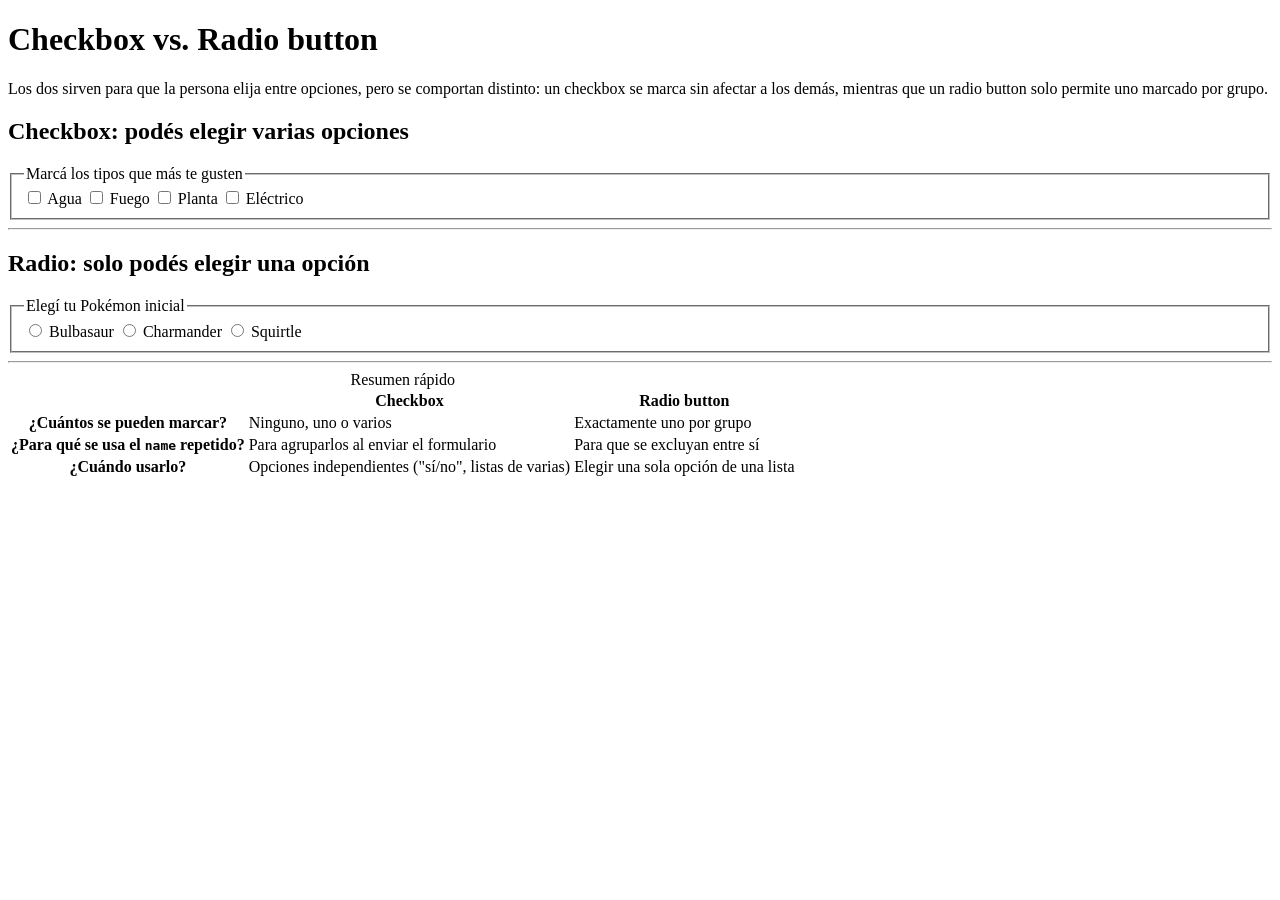
<file: demos/demo-forms.html>
<!DOCTYPE html>
<html lang="es">
  <head>
    <meta charset="UTF-8">
    <meta name="viewport" content="width=device-width, initial-scale=1">
    <title>Demo: Checkbox vs. Radio button</title>
  </head>

  <body>
    <main>
      <h1>Checkbox vs. Radio button</h1>
      <p>
        Los dos sirven para que la persona elija entre opciones, pero se
        comportan distinto: un checkbox se marca sin afectar a los demás,
        mientras que un radio button solo permite uno marcado por grupo.
      </p>

      <!--
        DEMO 1: CHECKBOX
        Cada checkbox es independiente: marcar uno no desmarca a los demás,
        por eso se puede elegir ninguno, uno, varios o todos a la vez.
        Se usa para opciones de "sí/no" o listas donde tiene sentido
        elegir más de una cosa. Fíjense que cada uno tiene su propio id,
        y el name="tipos" solo se repite para agruparlos al enviar el form
        (no para que se excluyan entre sí, como pasa con los radios).
      -->
      <section>
        <h2>Checkbox: podés elegir varias opciones</h2>

        <form>
          <fieldset>
            <legend>Marcá los tipos que más te gusten</legend>

            <input type="checkbox" id="tipo-agua" name="tipos" value="Agua">
            <label for="tipo-agua">Agua</label>

            <input type="checkbox" id="tipo-fuego" name="tipos" value="Fuego">
            <label for="tipo-fuego">Fuego</label>

            <input type="checkbox" id="tipo-planta" name="tipos" value="Planta">
            <label for="tipo-planta">Planta</label>

            <input type="checkbox" id="tipo-electrico" name="tipos" value="Eléctrico">
            <label for="tipo-electrico">Eléctrico</label>
          </fieldset>
        </form>
      </section>

      <hr>

      <!--
        DEMO 2: RADIO BUTTON
        Todos comparten el mismo name="inicial", y eso es justo lo que hace
        que sean excluyentes entre sí: al marcar uno, el navegador desmarca
        automáticamente cualquier otro del mismo grupo. Se usa cuando la
        persona debe elegir exactamente UNA opción entre varias.
      -->
      <section>
        <h2>Radio: solo podés elegir una opción</h2>

        <form>
          <fieldset>
            <legend>Elegí tu Pokémon inicial</legend>

            <input type="radio" id="inicial-bulbasaur" name="inicial" value="Bulbasaur">
            <label for="inicial-bulbasaur">Bulbasaur</label>

            <input type="radio" id="inicial-charmander" name="inicial" value="Charmander">
            <label for="inicial-charmander">Charmander</label>

            <input type="radio" id="inicial-squirtle" name="inicial" value="Squirtle">
            <label for="inicial-squirtle">Squirtle</label>
          </fieldset>
        </form>
      </section>

      <hr>

      <!--
        Tabla comparativa: solo texto, sirve como resumen para repasar
        después de ver los dos ejemplos de arriba.
      -->
      <table>
        <caption>Resumen rápido</caption>
        <thead>
          <tr>
            <th scope="col"></th>
            <th scope="col">Checkbox</th>
            <th scope="col">Radio button</th>
          </tr>
        </thead>
        <tbody>
          <tr>
            <th scope="row">¿Cuántos se pueden marcar?</th>
            <td>Ninguno, uno o varios</td>
            <td>Exactamente uno por grupo</td>
          </tr>
          <tr>
            <th scope="row">¿Para qué se usa el <code>name</code> repetido?</th>
            <td>Para agruparlos al enviar el formulario</td>
            <td>Para que se excluyan entre sí</td>
          </tr>
          <tr>
            <th scope="row">¿Cuándo usarlo?</th>
            <td>Opciones independientes ("sí/no", listas de varias)</td>
            <td>Elegir una sola opción de una lista</td>
          </tr>
        </tbody>
      </table>
    </main>
  </body>

</html>
</file>
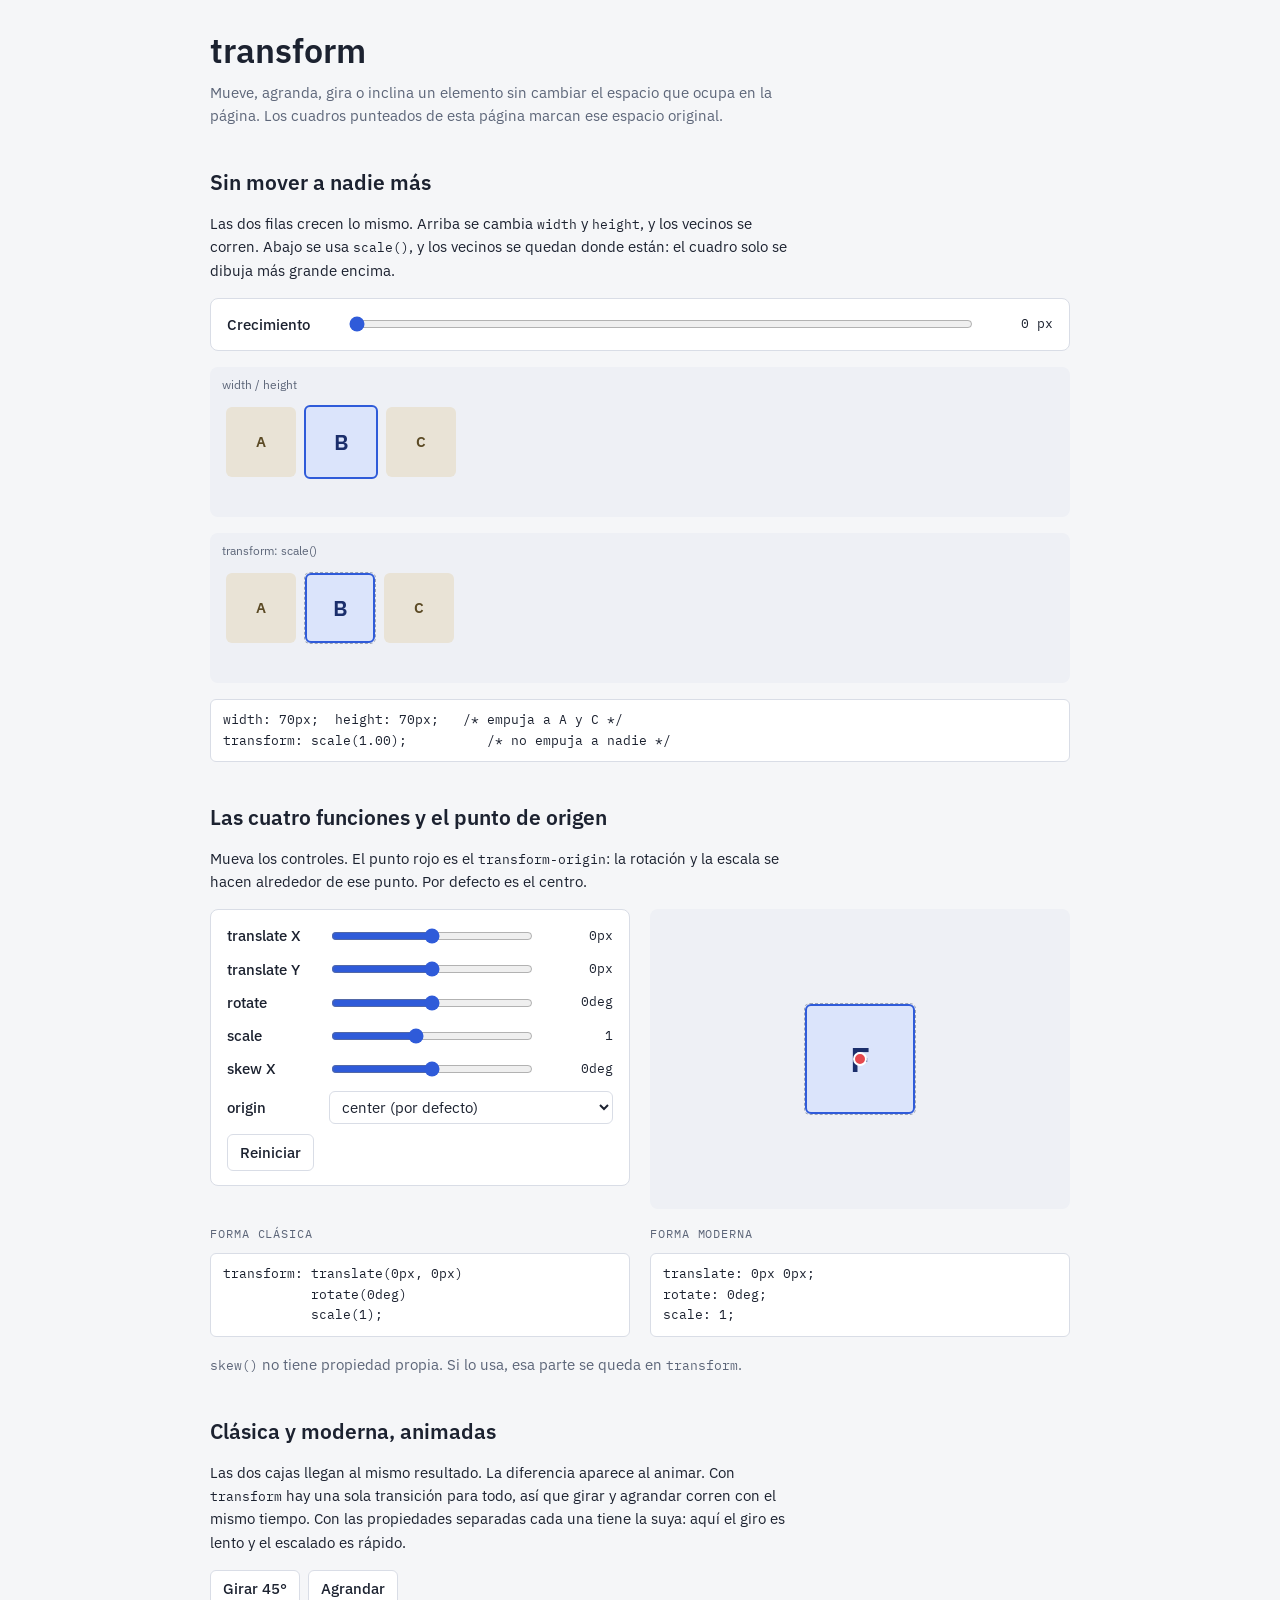
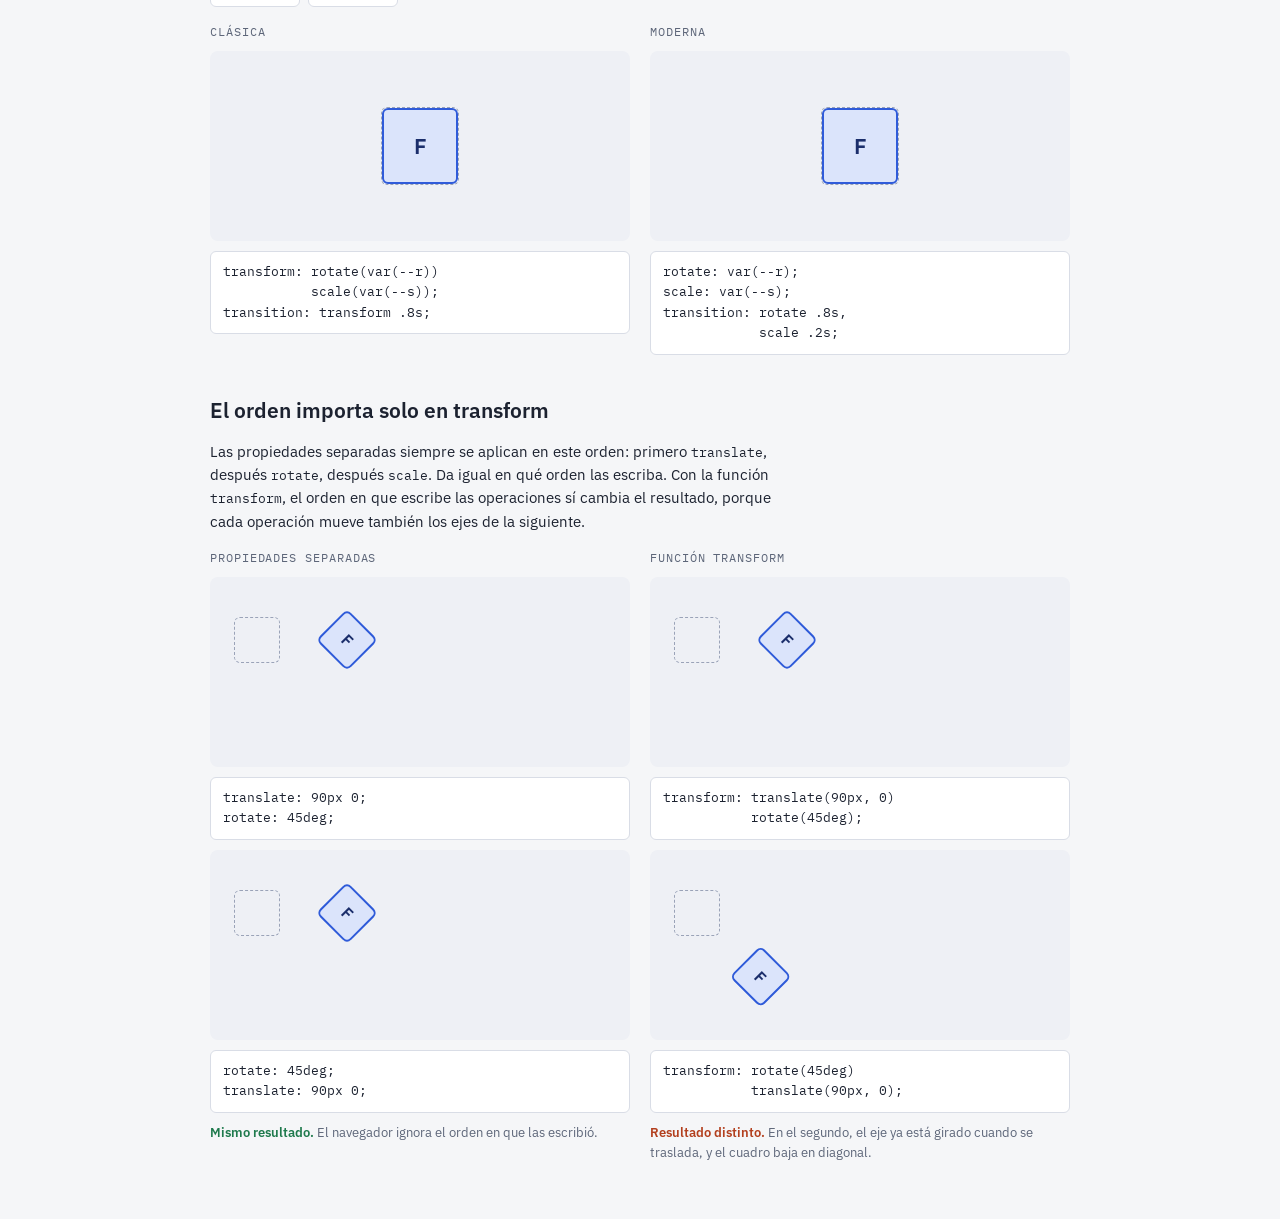
<file: demos/demo-transform.html>
<!doctype html><html><head><meta charset=utf8><meta name=viewport content="width=device-width,initial-scale=1,viewport-fit=cover"><style>:root{color-scheme:light;box-sizing:border-box;padding-top:env(safe-area-inset-top,0px);padding-bottom:env(safe-area-inset-bottom,0px)}html{scroll-padding-top:env(safe-area-inset-top,0px)}body{margin:0;padding:0;font:14px -apple-system,BlinkMacSystemFont,sans-serif;background:#faf9f5;color:#141413}img{max-width:100%}[hidden]:not([hidden=until-found i]){display:none!important}</style></head><body>
<title>Demo Transform</title>
<link rel="stylesheet" href="https://fonts.googleapis.com/css2?family=IBM+Plex+Mono:wght@400;500&family=IBM+Plex+Sans:wght@400;500;600&display=swap">
<style>
  /* Layout: cuatro secciones apiladas, cada una con controles o código arriba y el resultado en un escenario gris abajo. */
  :root {
    --bg: #f5f6f8;
    --surface: #ffffff;
    --stage: #eef0f5;
    --fg: #1c2230;
    --muted: #5d6679;
    --line: #d9dde6;
    --ghost: #9aa3b8;
    --accent: #2f5bd9;
    --accent-fg: #ffffff;
    --box: #dbe4fb;
    --box-fg: #1b2e6b;
    --box-edge: #2f5bd9;
    --other: #e9e3d6;
    --other-fg: #5b4a25;
    --font-body: "IBM Plex Sans", system-ui, sans-serif;
    --font-mono: "IBM Plex Mono", ui-monospace, monospace;
  }
  @media (prefers-color-scheme: dark) {
    :root:not([data-theme="light"]) {
      --bg: #12151c;
      --surface: #1a1f2a;
      --stage: #222836;
      --fg: #e6e9f0;
      --muted: #97a0b3;
      --line: #2c3342;
      --ghost: #6d7893;
      --accent: #7c9cff;
      --accent-fg: #0f1320;
      --box: #2b3a6b;
      --box-fg: #d3defc;
      --box-edge: #7c9cff;
      --other: #3a3527;
      --other-fg: #e6d9b3;
      color-scheme: dark;
    }
  }
  :root[data-theme="dark"] {
    --bg: #12151c;
    --surface: #1a1f2a;
    --stage: #222836;
    --fg: #e6e9f0;
    --muted: #97a0b3;
    --line: #2c3342;
    --ghost: #6d7893;
    --accent: #7c9cff;
    --accent-fg: #0f1320;
    --box: #2b3a6b;
    --box-fg: #d3defc;
    --box-edge: #7c9cff;
    --other: #3a3527;
    --other-fg: #e6d9b3;
    color-scheme: dark;
  }

  body {
    background: var(--bg);
    color: var(--fg);
    font-family: var(--font-body);
    font-size: 15px;
    line-height: 1.55;
    padding-inline: 16px;
    padding-block: 32px 56px;
  }
  main { max-width: 860px; margin-inline: auto; display: flex; flex-direction: column; gap: 44px; }
  section { display: flex; flex-direction: column; gap: 16px; min-width: 0; }
  h1 { font-size: clamp(1.6rem, 4vw, 2.1rem); line-height: 1.15; margin: 0; text-wrap: balance; font-weight: 600; }
  h2 { font-size: 1.3rem; line-height: 1.2; margin: 0; font-weight: 600; text-wrap: balance; }
  p { margin: 0; max-width: 65ch; }
  code { font-family: var(--font-mono); font-size: 0.86em; }
  .lede, .note { color: var(--muted); }
  .tag { font-family: var(--font-mono); font-size: 0.72rem; letter-spacing: 0.08em; text-transform: uppercase; color: var(--muted); }

  .panel { background: var(--surface); border: 1px solid var(--line); border-radius: 8px; padding: 14px 16px; }
  .two { display: grid; grid-template-columns: repeat(auto-fit, minmax(min(100%, 300px), 1fr)); gap: 20px; align-items: start; }
  .col { display: flex; flex-direction: column; gap: 10px; min-width: 0; }

  .ctl { display: grid; gap: 10px; }
  .row { display: grid; grid-template-columns: 92px 1fr 72px; align-items: center; gap: 10px; }
  .row label { font-weight: 500; }
  .row input[type="range"] { min-width: 0; width: 100%; accent-color: var(--accent); }
  .row output { font-family: var(--font-mono); font-size: 0.82rem; text-align: right; font-variant-numeric: tabular-nums; }
  select {
    font: inherit; color: var(--fg); background: var(--surface);
    border: 1px solid var(--line); border-radius: 6px; padding: 5px 8px; min-width: 0;
  }
  input:focus-visible, button:focus-visible, select:focus-visible { outline: 2px solid var(--accent); outline-offset: 3px; }
  .btns { display: flex; flex-wrap: wrap; gap: 8px; }
  button {
    font: inherit; font-weight: 500; cursor: pointer;
    background: var(--surface); color: var(--fg);
    border: 1px solid var(--line); border-radius: 6px; padding: 6px 12px;
  }
  button:hover { border-color: var(--accent); }
  button[aria-pressed="true"] { background: var(--accent); color: var(--accent-fg); border-color: var(--accent); }

  pre {
    margin: 0; font-family: var(--font-mono); font-size: 0.8rem; line-height: 1.6;
    background: var(--surface); border: 1px solid var(--line); border-radius: 6px;
    padding: 10px 12px; overflow-x: auto; white-space: pre-wrap; overflow-wrap: anywhere;
  }
  .stage { background: var(--stage); border-radius: 8px; overflow: hidden; position: relative; }

  /* Cajas de ejemplo */
  .b {
    width: 100%; height: 100%;
    background: var(--box); color: var(--box-fg);
    border: 2px solid var(--box-edge); border-radius: 6px;
    display: grid; place-items: center;
    font-weight: 600; font-size: 1.4rem; line-height: 1;
  }
  .o {
    background: var(--other); color: var(--other-fg);
    border-radius: 6px; width: 70px; height: 70px; flex: none;
    display: grid; place-items: center; font-weight: 600;
  }
  .slot { position: relative; flex: none; border: 1px dashed var(--ghost); border-radius: 6px; }

  /* 1. No empuja a nadie */
  .lane { display: flex; align-items: center; gap: 8px; height: 150px; padding: 0 16px; }
  .lane.b-grow .b { width: var(--sz, 70px); height: var(--sz, 70px); }
  .lane.b-grow .mid { width: var(--sz, 70px); height: var(--sz, 70px); }
  .lane .cap { position: absolute; left: 12px; top: 8px; font-size: 0.78rem; color: var(--muted); }

  /* 2. Laboratorio */
  .lab { height: 300px; display: grid; place-items: center; }
  .lab .slot { width: 110px; height: 110px; }
  .lab .b { position: absolute; inset: 0; width: auto; height: auto; font-size: 2.2rem; }
  .dot {
    position: absolute; width: 10px; height: 10px; border-radius: 50%;
    background: #e5484d; border: 2px solid var(--surface);
    transform: translate(-50%, -50%); z-index: 2;
  }

  /* 3. Clásica vs moderna */
  .tr { height: 190px; display: grid; place-items: center; }
  .tr .slot { width: 76px; height: 76px; }
  .tr .b { position: absolute; inset: 0; width: auto; height: auto; }
  .classic { transform: rotate(var(--r, 0deg)) scale(var(--s, 1)); transition: transform 0.8s ease; }
  .modern  { rotate: var(--r, 0deg); scale: var(--s, 1); transition: rotate 0.8s ease, scale 0.2s ease; }

  /* 4. Orden */
  .ord { height: 190px; }
  .ord .slot { position: absolute; left: 24px; top: 40px; width: 44px; height: 44px; }
  .ord .b { position: absolute; inset: 0; width: auto; height: auto; font-size: 1rem; }
  .ord .m1, .ord .m2 { translate: 90px 0; rotate: 45deg; }
  .ord .m2 { }
  .ord .c1 { transform: translate(90px, 0) rotate(45deg); }
  .ord .c2 { transform: rotate(45deg) translate(90px, 0); }
  .lbl { font-size: 0.82rem; color: var(--muted); }
  .same { color: #1f7a4d; font-weight: 600; }
  .diff { color: #b3401f; font-weight: 600; }
  @media (prefers-color-scheme: dark) {
    :root:not([data-theme="light"]) .same { color: #6fd6a2; }
    :root:not([data-theme="light"]) .diff { color: #ff9a78; }
  }
  :root[data-theme="dark"] .same { color: #6fd6a2; }
  :root[data-theme="dark"] .diff { color: #ff9a78; }
  @media (prefers-reduced-motion: reduce) { .classic, .modern { transition: none; } }
</style>

<main>
  <header style="display:flex;flex-direction:column;gap:10px">
    <h1>transform</h1>
    <p class="lede">Mueve, agranda, gira o inclina un elemento sin cambiar el espacio que ocupa en la página. Los cuadros punteados de esta página marcan ese espacio original.</p>
  </header>

  <!-- 1 -->
  <section>
    <h2>Sin mover a nadie más</h2>
    <p>Las dos filas crecen lo mismo. Arriba se cambia <code>width</code> y <code>height</code>, y los vecinos se corren. Abajo se usa <code>scale()</code>, y los vecinos se quedan donde están: el cuadro solo se dibuja más grande encima.</p>
    <div class="panel">
      <div class="row" style="grid-template-columns: 110px 1fr 72px">
        <label for="grow">Crecimiento</label><input id="grow" type="range" min="0" max="60" step="1" value="0"><output id="o-grow">0 px</output>
      </div>
    </div>
    <div class="stage">
      <div class="lane b-grow" id="lane-a">
        <span class="cap">width / height</span>
        <div class="o">A</div>
        <div class="b mid">B</div>
        <div class="o">C</div>
      </div>
    </div>
    <div class="stage">
      <div class="lane">
        <span class="cap">transform: scale()</span>
        <div class="o">A</div>
        <div class="slot" style="width:70px;height:70px"><div class="b" id="scaled" style="position:absolute;inset:0;width:auto;height:auto">B</div></div>
        <div class="o">C</div>
      </div>
    </div>
    <pre id="code-1">width: 70px;  height: 70px;   /* empuja a A y C */
transform: scale(1);          /* no empuja a nadie */</pre>
  </section>

  <!-- 2 -->
  <section>
    <h2>Las cuatro funciones y el punto de origen</h2>
    <p>Mueva los controles. El punto rojo es el <code>transform-origin</code>: la rotación y la escala se hacen alrededor de ese punto. Por defecto es el centro.</p>
    <div class="two">
      <div class="panel ctl">
        <div class="row"><label for="t-x">translate X</label><input id="t-x" type="range" min="-80" max="80" step="1" value="0"><output id="o-x">0px</output></div>
        <div class="row"><label for="t-y">translate Y</label><input id="t-y" type="range" min="-80" max="80" step="1" value="0"><output id="o-y">0px</output></div>
        <div class="row"><label for="t-r">rotate</label><input id="t-r" type="range" min="-180" max="180" step="1" value="0"><output id="o-r">0deg</output></div>
        <div class="row"><label for="t-s">scale</label><input id="t-s" type="range" min="0.3" max="2" step="0.05" value="1"><output id="o-s">1</output></div>
        <div class="row"><label for="t-k">skew X</label><input id="t-k" type="range" min="-45" max="45" step="1" value="0"><output id="o-k">0deg</output></div>
        <div class="row" style="grid-template-columns: 92px 1fr">
          <label for="t-o">origin</label>
          <select id="t-o">
            <option value="center">center (por defecto)</option>
            <option value="top left">top left</option>
            <option value="top right">top right</option>
            <option value="bottom left">bottom left</option>
            <option value="bottom right">bottom right</option>
          </select>
        </div>
        <div class="btns"><button type="button" id="t-reset">Reiniciar</button></div>
      </div>
      <div class="col">
        <div class="stage lab">
          <div class="slot" id="lab-slot">
            <div class="b" id="lab-box">F</div>
            <span class="dot" id="lab-dot"></span>
          </div>
        </div>
      </div>
    </div>
    <div class="two">
      <div class="col"><span class="tag">Forma clásica</span><pre id="code-classic"></pre></div>
      <div class="col"><span class="tag">Forma moderna</span><pre id="code-modern"></pre></div>
    </div>
    <p class="note"><code>skew()</code> no tiene propiedad propia. Si lo usa, esa parte se queda en <code>transform</code>.</p>
  </section>

  <!-- 3 -->
  <section>
    <h2>Clásica y moderna, animadas</h2>
    <p>Las dos cajas llegan al mismo resultado. La diferencia aparece al animar. Con <code>transform</code> hay una sola transición para todo, así que girar y agrandar corren con el mismo tiempo. Con las propiedades separadas cada una tiene la suya: aquí el giro es lento y el escalado es rápido.</p>
    <div class="btns">
      <button type="button" id="b-rot" aria-pressed="false">Girar 45°</button>
      <button type="button" id="b-big" aria-pressed="false">Agrandar</button>
    </div>
    <div class="two" id="tr-stages">
      <div class="col">
        <span class="tag">Clásica</span>
        <div class="stage tr"><div class="slot"><div class="b classic">F</div></div></div>
        <pre>transform: rotate(var(--r))
           scale(var(--s));
transition: transform .8s;</pre>
      </div>
      <div class="col">
        <span class="tag">Moderna</span>
        <div class="stage tr"><div class="slot"><div class="b modern">F</div></div></div>
        <pre>rotate: var(--r);
scale: var(--s);
transition: rotate .8s,
            scale .2s;</pre>
      </div>
    </div>
  </section>

  <!-- 4 -->
  <section>
    <h2>El orden importa solo en transform</h2>
    <p>Las propiedades separadas siempre se aplican en este orden: primero <code>translate</code>, después <code>rotate</code>, después <code>scale</code>. Da igual en qué orden las escriba. Con la función <code>transform</code>, el orden en que escribe las operaciones sí cambia el resultado, porque cada operación mueve también los ejes de la siguiente.</p>
    <div class="two">
      <div class="col">
        <span class="tag">Propiedades separadas</span>
        <div class="stage ord"><div class="slot"><div class="b m1">F</div></div></div>
        <pre>translate: 90px 0;
rotate: 45deg;</pre>
        <div class="stage ord"><div class="slot"><div class="b m2">F</div></div></div>
        <pre>rotate: 45deg;
translate: 90px 0;</pre>
        <p class="lbl"><span class="same">Mismo resultado.</span> El navegador ignora el orden en que las escribió.</p>
      </div>
      <div class="col">
        <span class="tag">Función transform</span>
        <div class="stage ord"><div class="slot"><div class="b c1">F</div></div></div>
        <pre>transform: translate(90px, 0)
           rotate(45deg);</pre>
        <div class="stage ord"><div class="slot"><div class="b c2">F</div></div></div>
        <pre>transform: rotate(45deg)
           translate(90px, 0);</pre>
        <p class="lbl"><span class="diff">Resultado distinto.</span> En el segundo, el eje ya está girado cuando se traslada, y el cuadro baja en diagonal.</p>
      </div>
    </div>
  </section>
</main>

<script>
  (function () {
    var $ = function (id) { return document.getElementById(id); };

    // 1. No empuja a nadie
    var grow = $("grow");
    function g() {
      var n = parseInt(grow.value, 10);
      $("o-grow").textContent = n + " px";
      $("lane-a").style.setProperty("--sz", (70 + n) + "px");
      $("scaled").style.transform = "scale(" + ((70 + n) / 70).toFixed(3) + ")";
      $("code-1").textContent =
        "width: " + (70 + n) + "px;  height: " + (70 + n) + "px;   /* empuja a A y C */\n" +
        "transform: scale(" + ((70 + n) / 70).toFixed(2) + ");          /* no empuja a nadie */";
    }
    grow.addEventListener("input", g);
    g();

    // 2. Laboratorio
    var box = $("lab-box"), dot = $("lab-dot");
    var pos = {
      "center": [50, 50], "top left": [0, 0], "top right": [100, 0],
      "bottom left": [0, 100], "bottom right": [100, 100]
    };
    function lab() {
      var x = +$("t-x").value, y = +$("t-y").value, r = +$("t-r").value,
          s = +$("t-s").value, k = +$("t-k").value, o = $("t-o").value;
      $("o-x").textContent = x + "px"; $("o-y").textContent = y + "px";
      $("o-r").textContent = r + "deg"; $("o-s").textContent = s;
      $("o-k").textContent = k + "deg";
      box.style.transformOrigin = o;
      box.style.transform = "translate(" + x + "px, " + y + "px) rotate(" + r + "deg) scale(" + s + ") skewX(" + k + "deg)";
      dot.style.left = pos[o][0] + "%"; dot.style.top = pos[o][1] + "%";

      var c = [];
      c.push("transform: translate(" + x + "px, " + y + "px)");
      c.push("           rotate(" + r + "deg)");
      c.push("           scale(" + s + ")");
      if (k !== 0) c.push("           skewX(" + k + "deg)");
      var classic = c.join("\n") + ";";
      if (o !== "center") classic += "\ntransform-origin: " + o + ";";
      $("code-classic").textContent = classic;

      var m = "translate: " + x + "px " + y + "px;\nrotate: " + r + "deg;\nscale: " + s + ";";
      if (k !== 0) m += "\ntransform: skewX(" + k + "deg);";
      if (o !== "center") m += "\ntransform-origin: " + o + ";";
      $("code-modern").textContent = m;
    }
    ["t-x", "t-y", "t-r", "t-s", "t-k"].forEach(function (id) { $(id).addEventListener("input", lab); });
    $("t-o").addEventListener("change", lab);
    $("t-reset").addEventListener("click", function () {
      $("t-x").value = 0; $("t-y").value = 0; $("t-r").value = 0;
      $("t-s").value = 1; $("t-k").value = 0; $("t-o").value = "center";
      lab();
    });
    lab();

    // 3. Clásica vs moderna
    var stages = $("tr-stages");
    var rot = $("b-rot"), big = $("b-big");
    function toggle(btn, prop, on, off) {
      btn.addEventListener("click", function () {
        var v = btn.getAttribute("aria-pressed") !== "true";
        btn.setAttribute("aria-pressed", String(v));
        stages.style.setProperty(prop, v ? on : off);
      });
    }
    toggle(rot, "--r", "45deg", "0deg");
    toggle(big, "--s", "1.5", "1");
  })();
</script>

</body></html>
</file>
